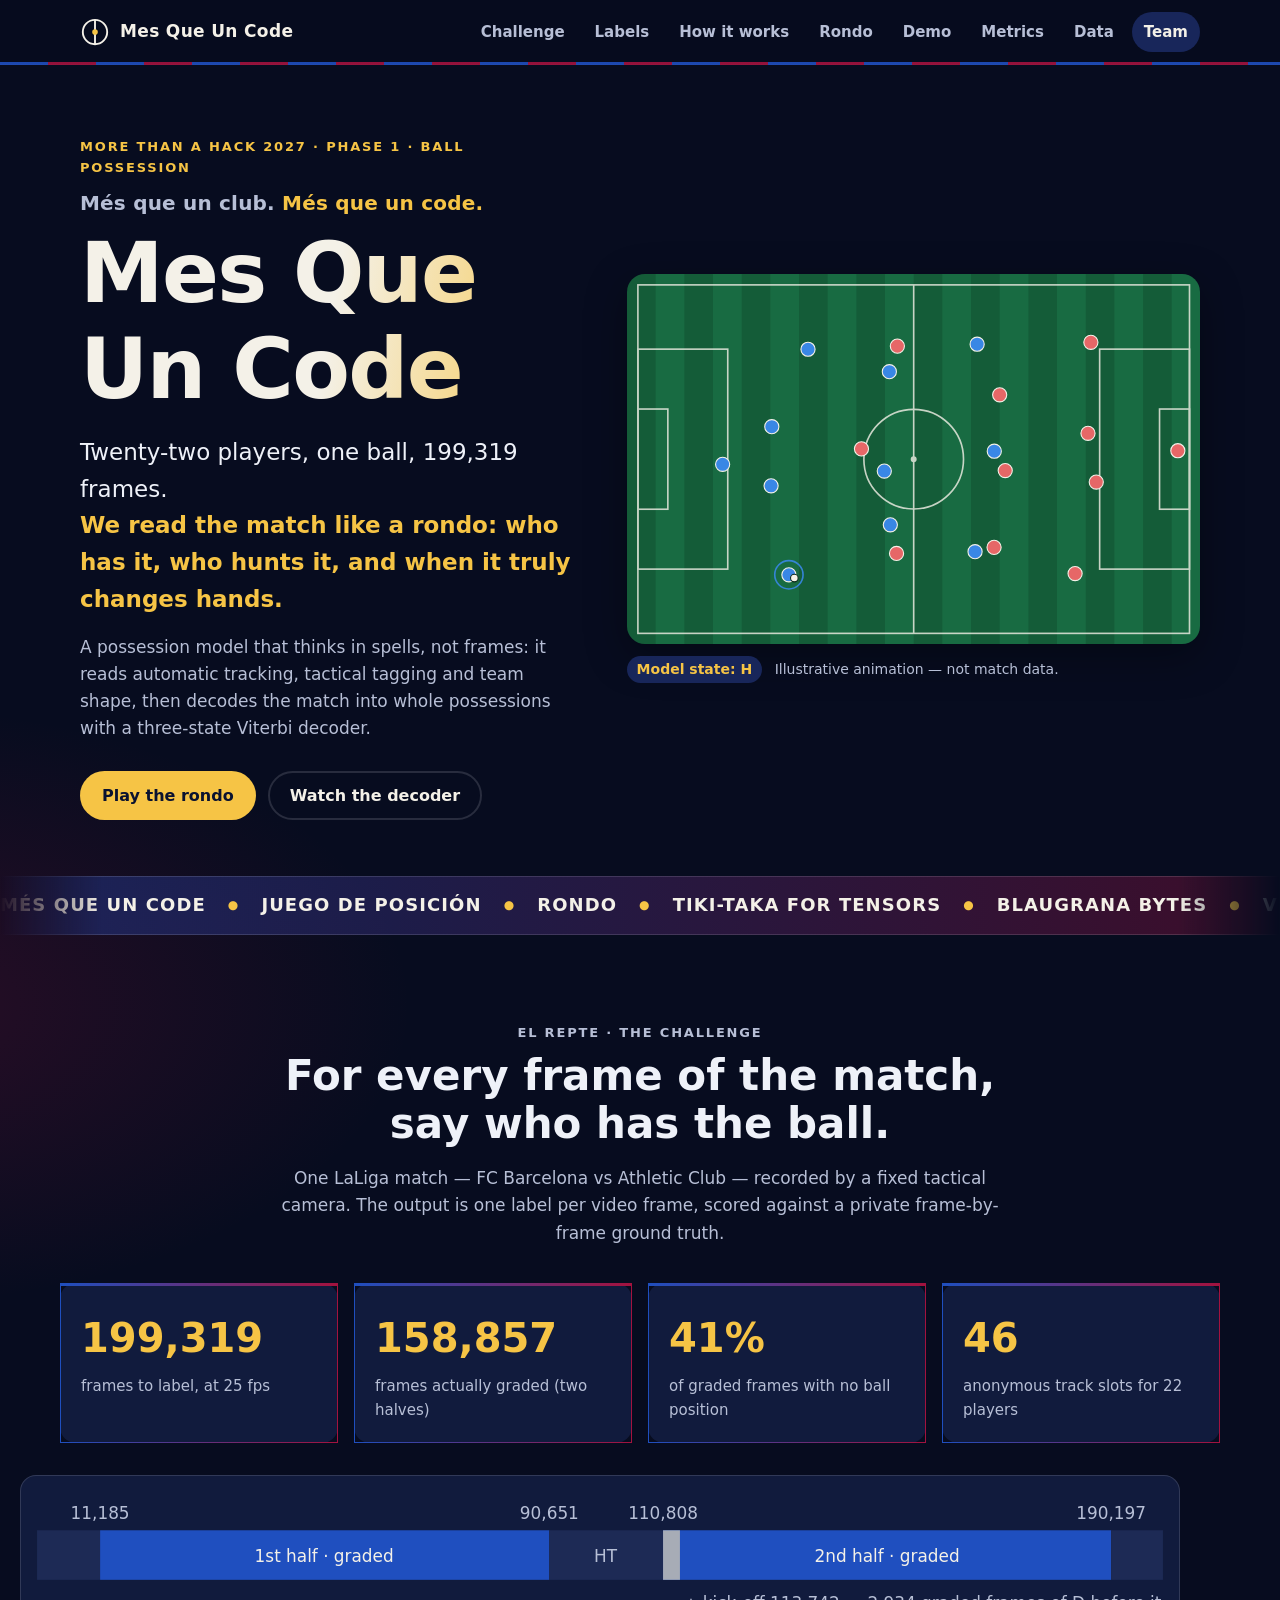
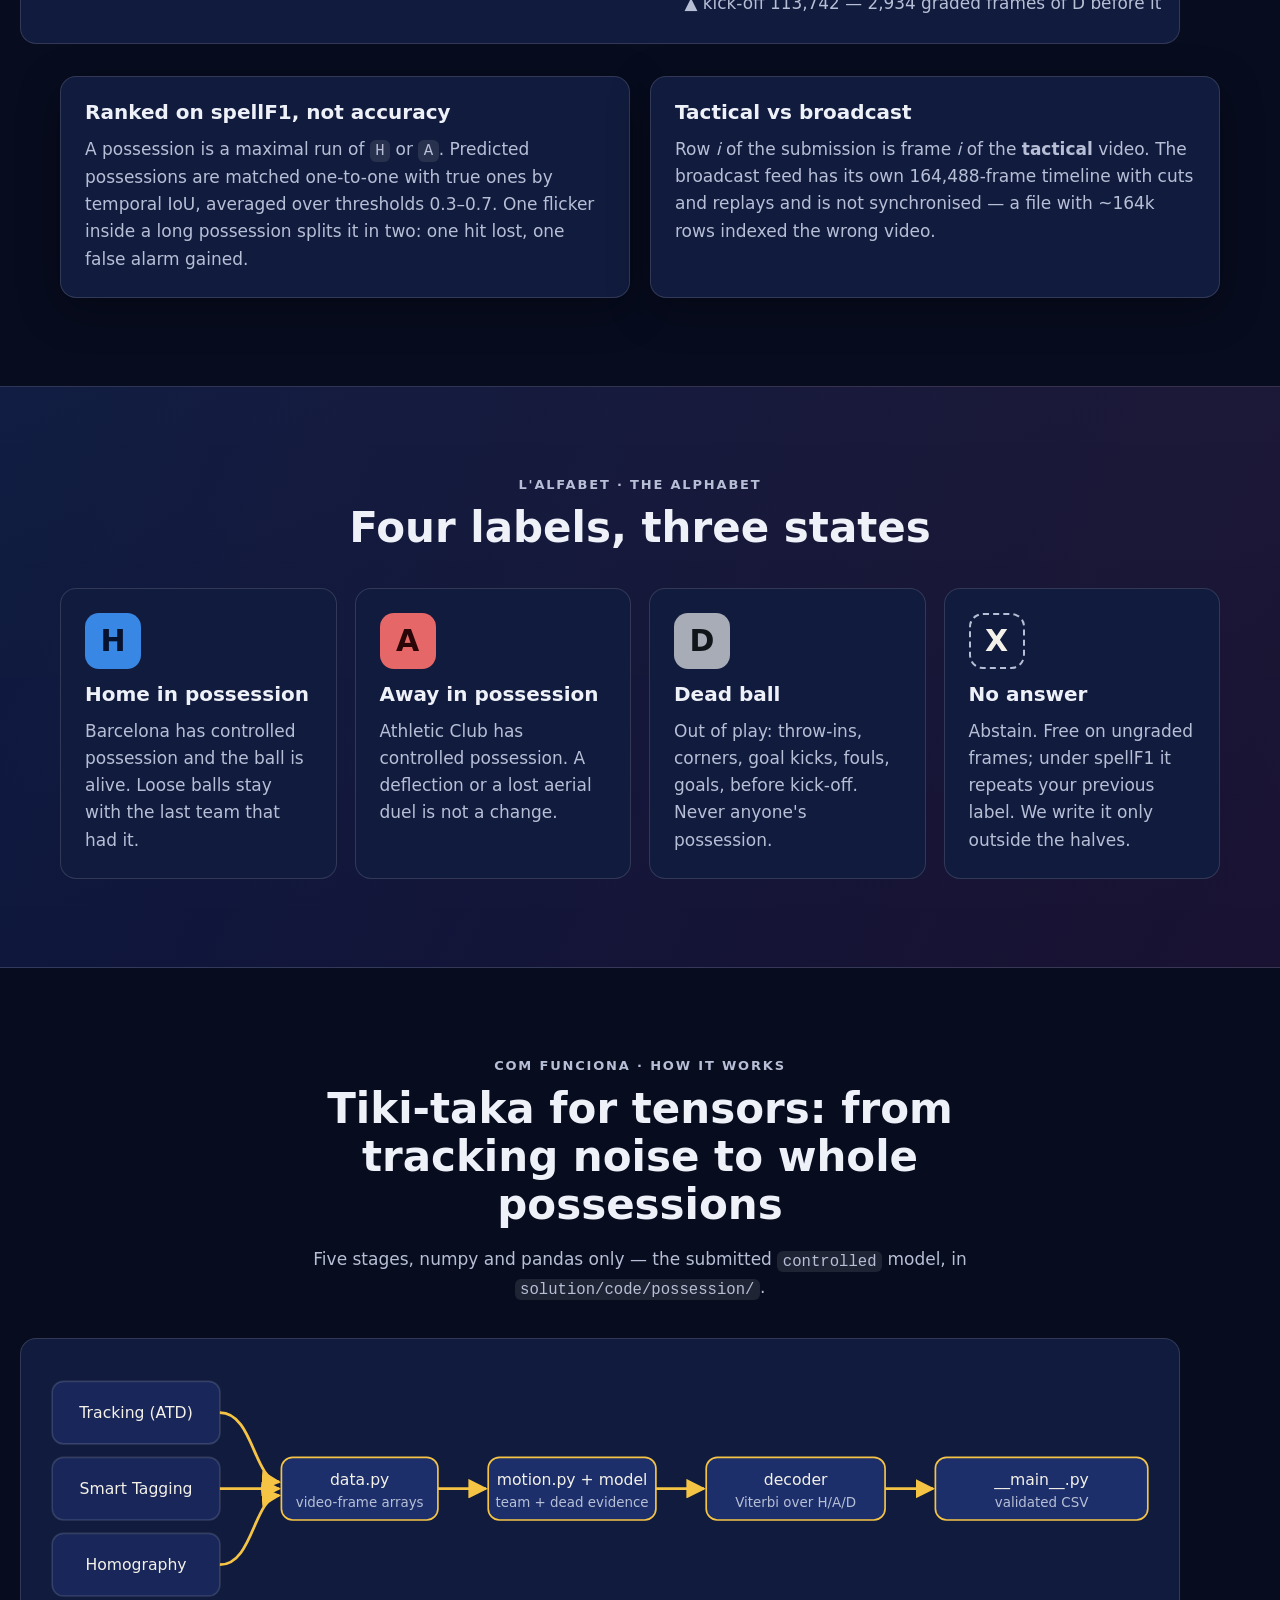
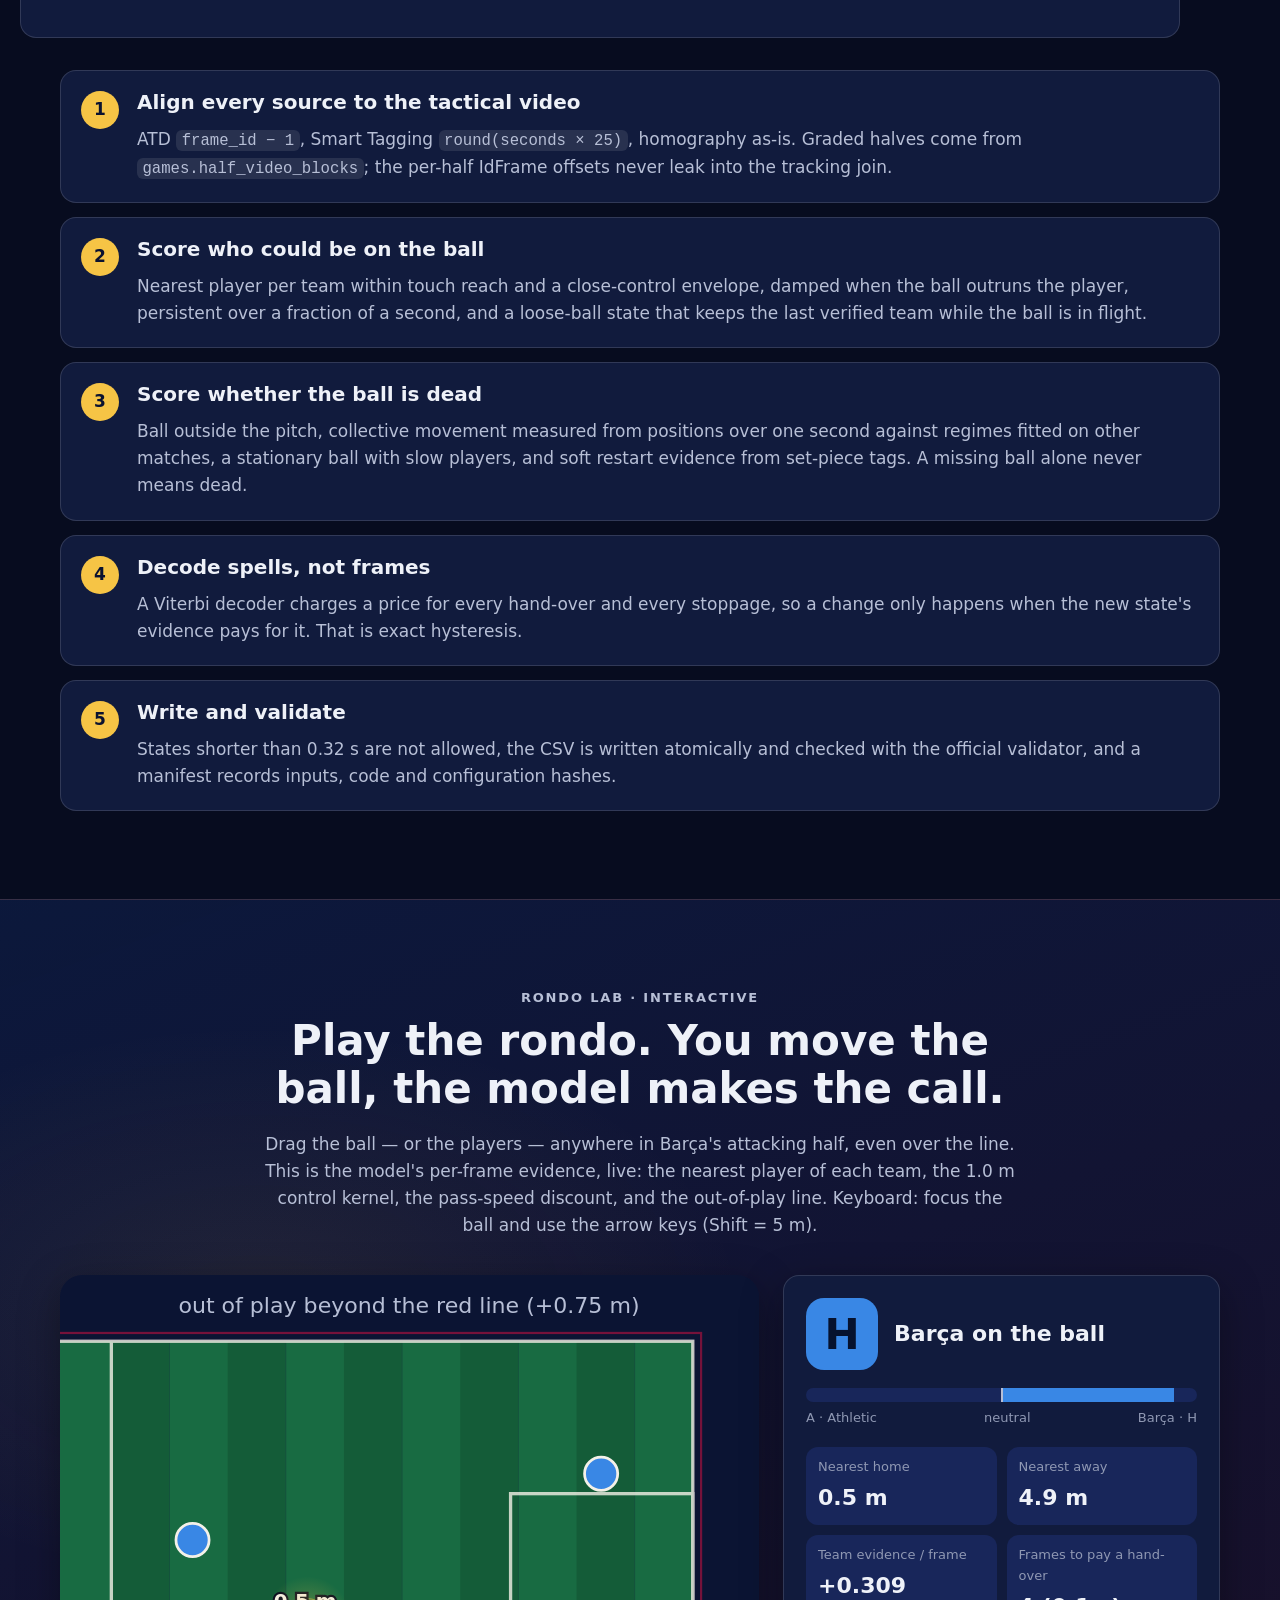
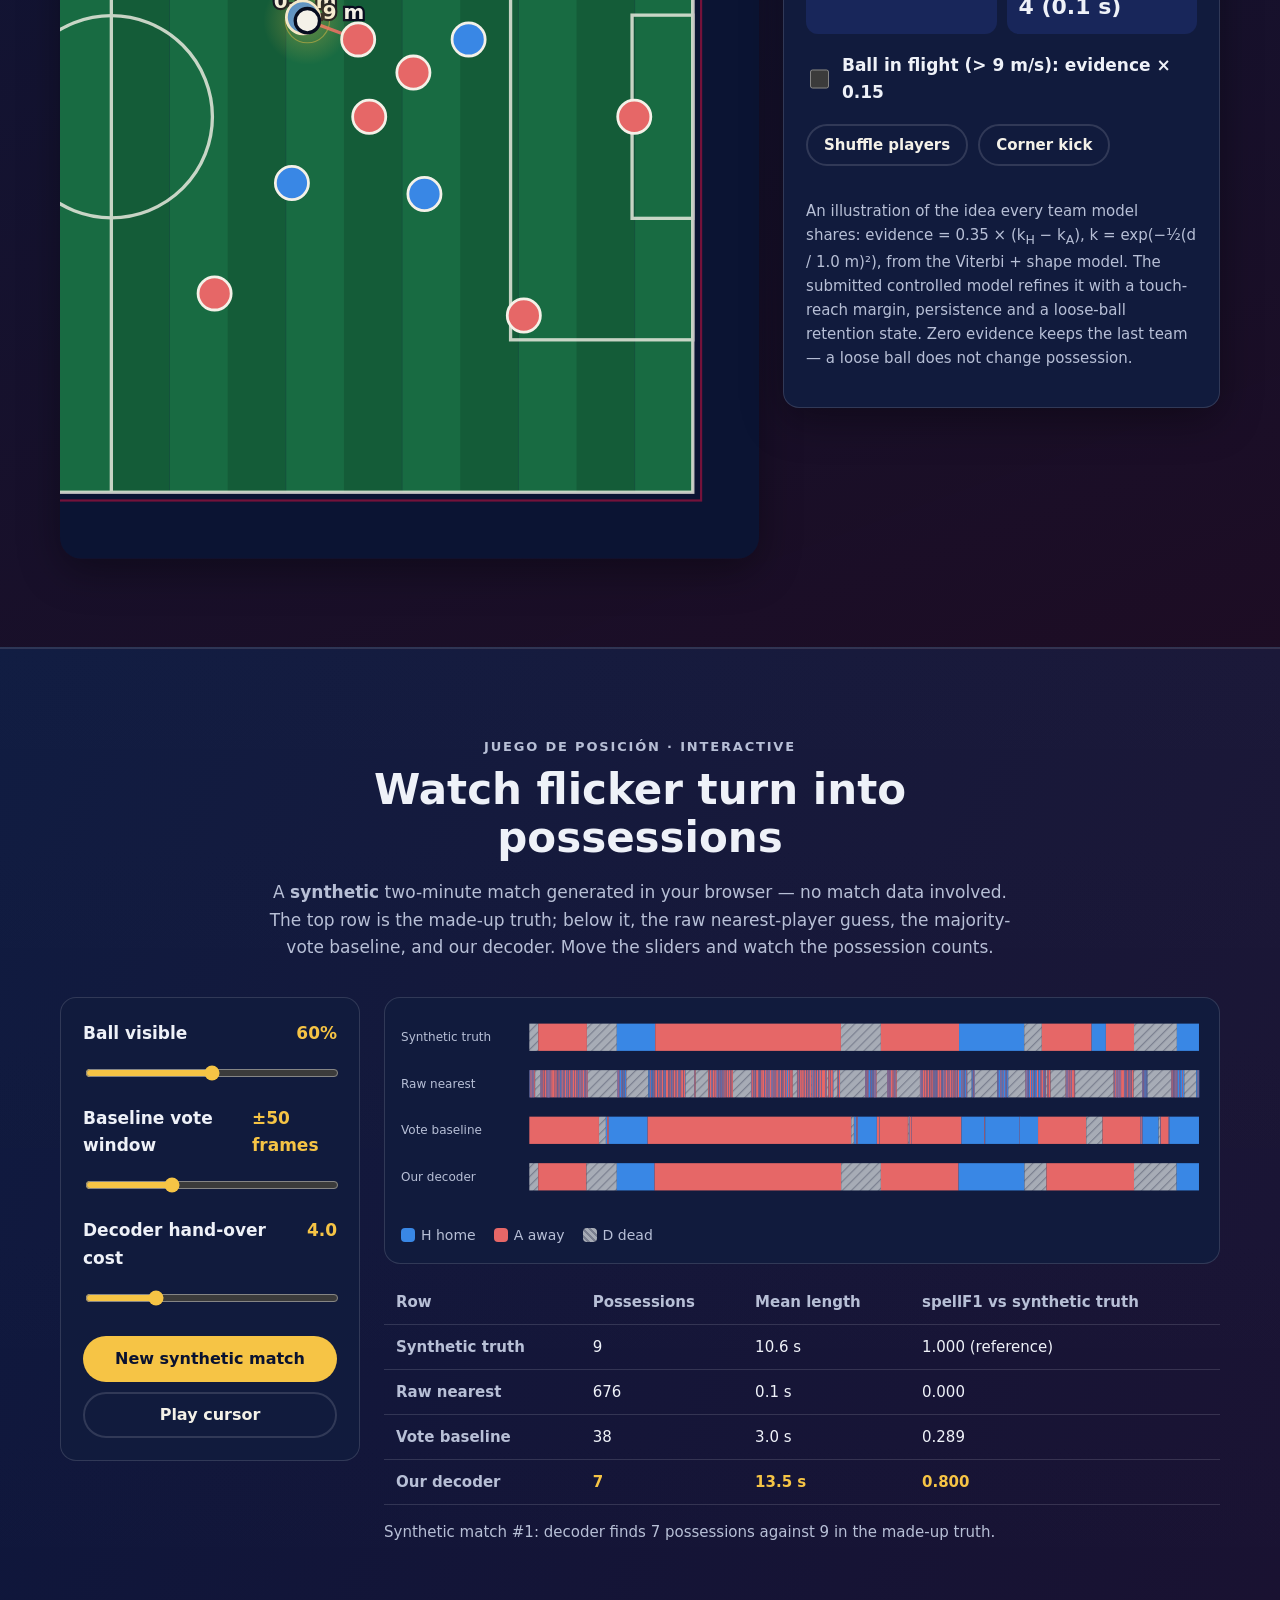
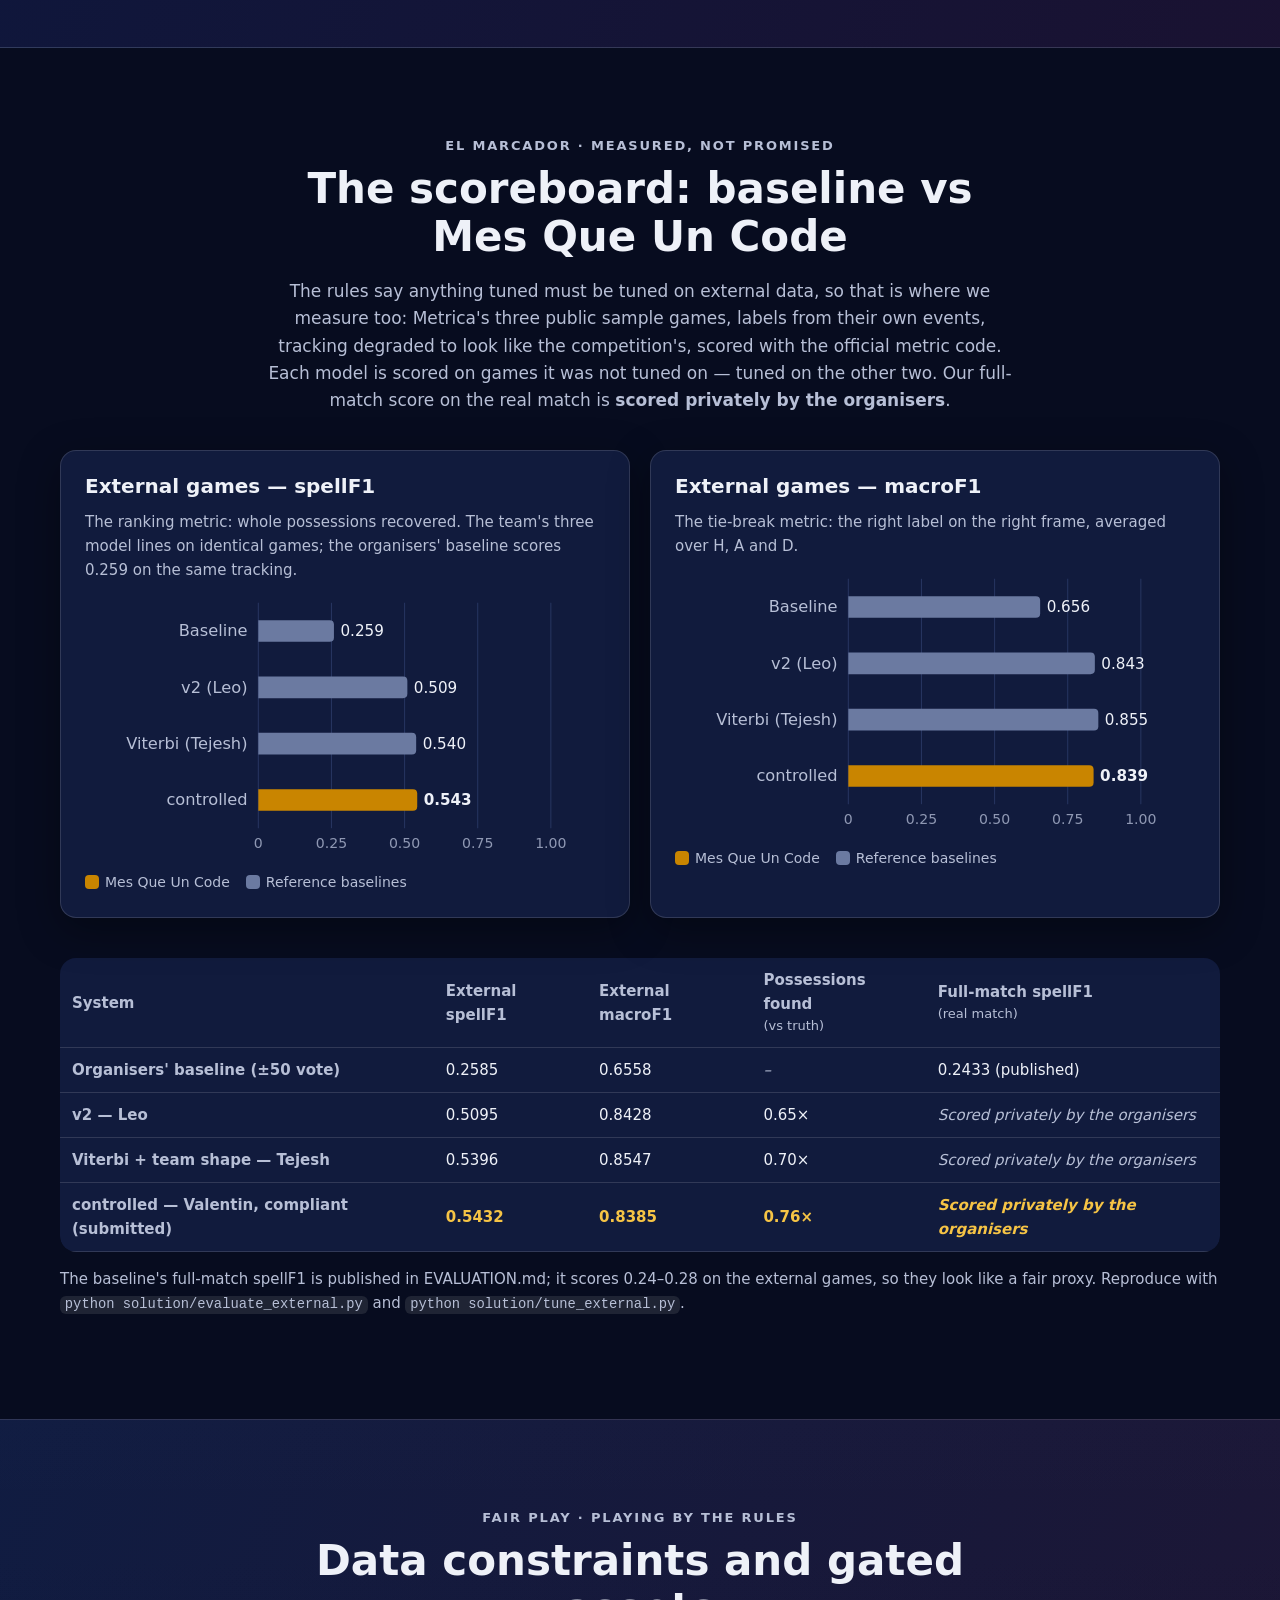
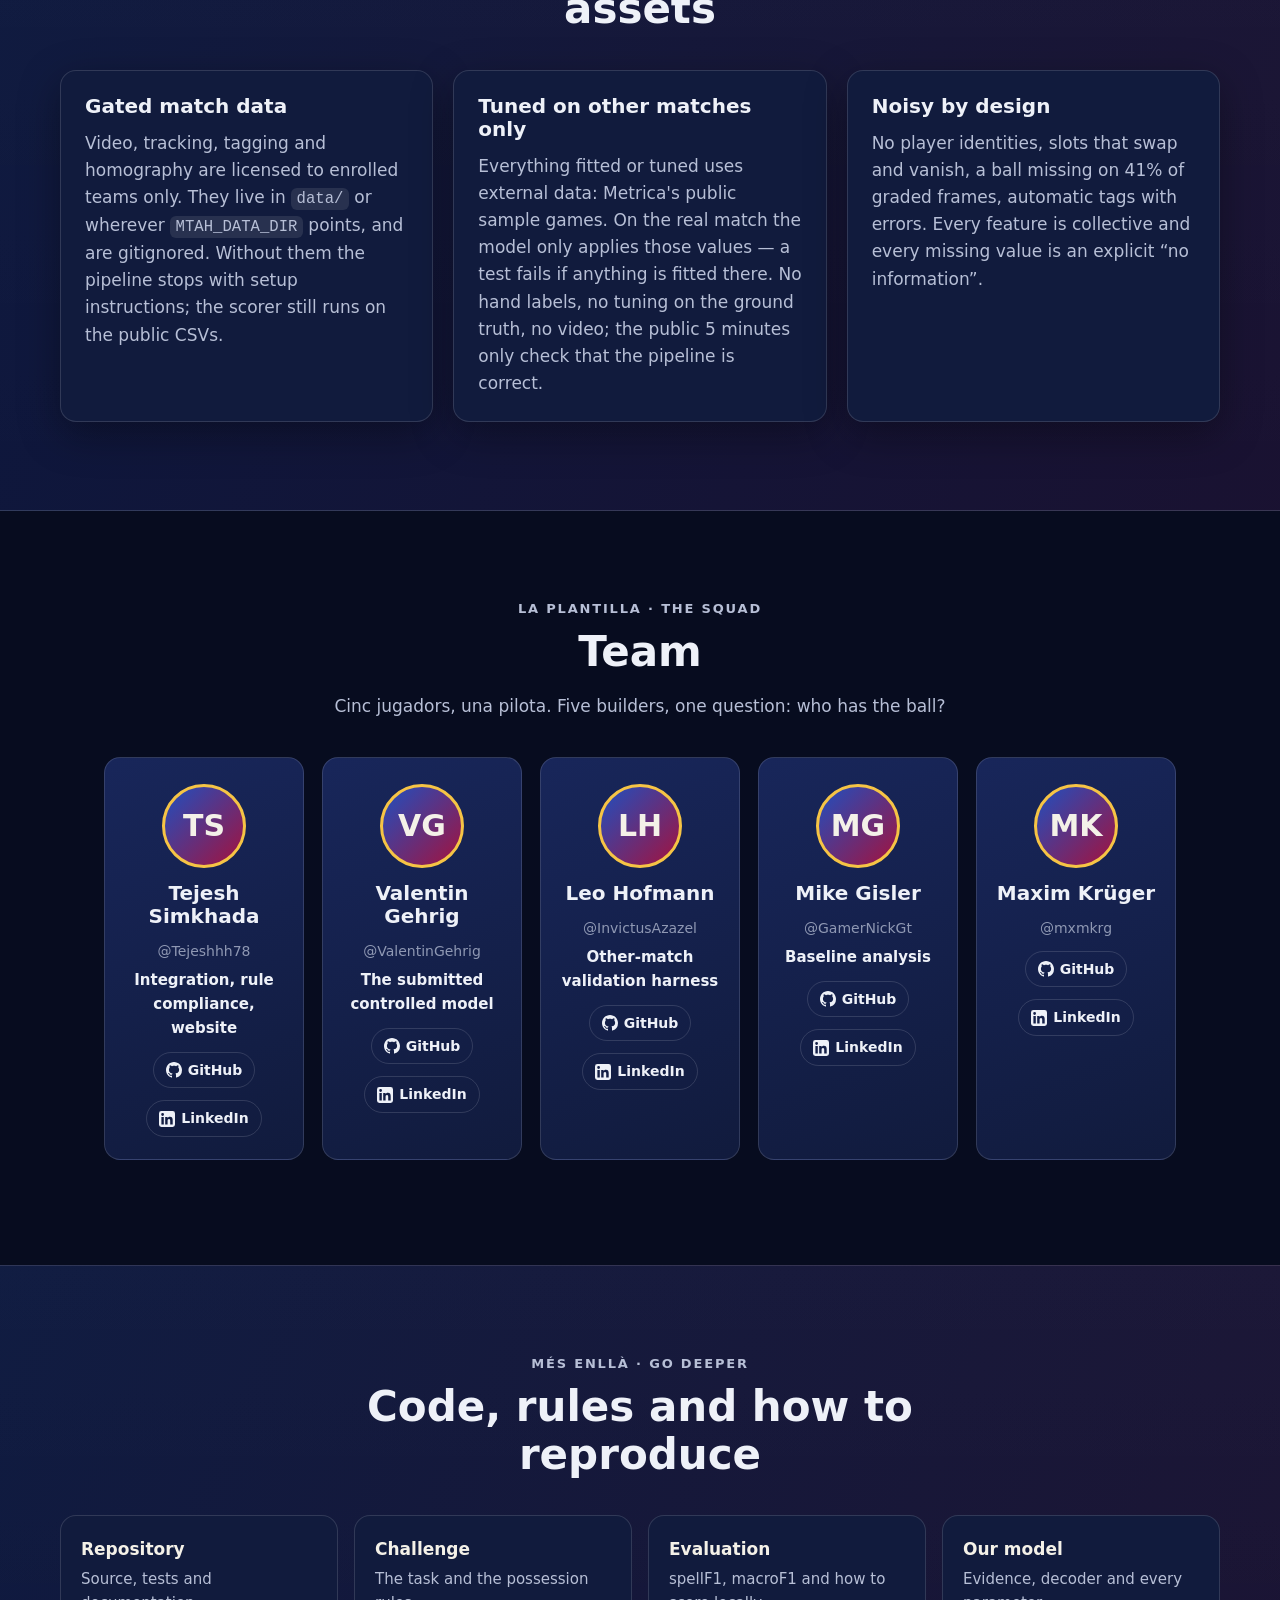
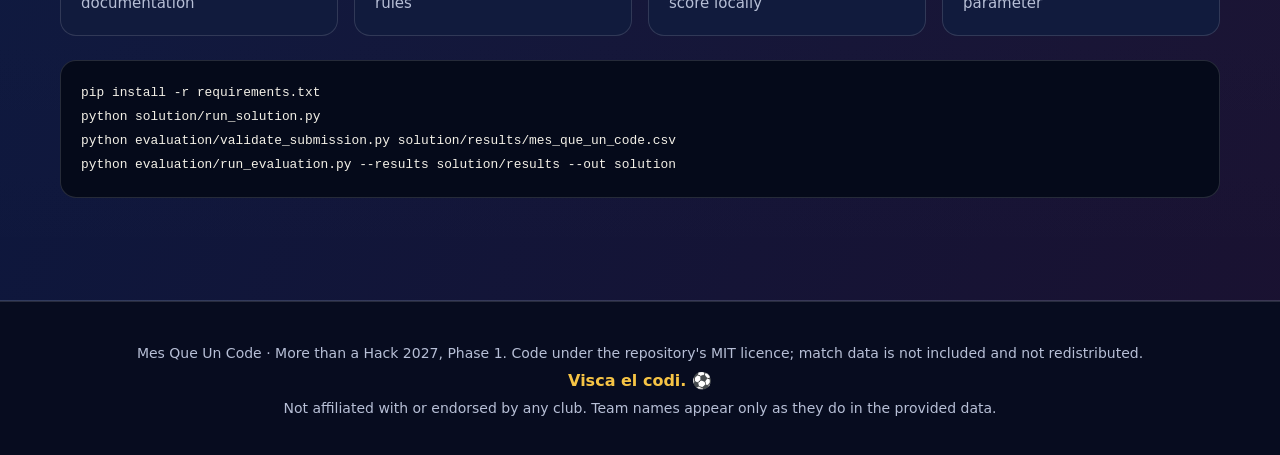
<file: index.html>
<!doctype html>
<html lang="en">
<head>
  <meta charset="utf-8">
  <meta name="viewport" content="width=device-width, initial-scale=1">
  <title>Mes Que Un Code</title>
  <meta name="description" content="Mes Que Un Code: frame-by-frame ball possession from automatic tracking, for More than a Hack 2027 — Phase 1.">
  <meta name="theme-color" content="#070c1f">
  <link rel="icon" href="data:image/svg+xml,%3Csvg xmlns='http://www.w3.org/2000/svg' viewBox='0 0 32 32'%3E%3Crect width='32' height='32' rx='6' fill='%230f3b27'/%3E%3Ccircle cx='16' cy='16' r='7' fill='none' stroke='%23f4f1e8' stroke-width='2'/%3E%3Ccircle cx='16' cy='16' r='2.5' fill='%23f2c14e'/%3E%3C/svg%3E">
  <link rel="stylesheet" href="styles.css">
</head>
<body>
  <a class="skip-link" href="#main">Skip to content</a>

  <header class="site-header">
    <nav class="nav" aria-label="Main">
      <a class="brand" href="#top" aria-label="Mes Que Un Code, back to top">
        <svg class="brand-mark" viewBox="0 0 32 32" aria-hidden="true" focusable="false">
          <circle cx="16" cy="16" r="13" fill="none" stroke="currentColor" stroke-width="2"/>
          <line x1="16" y1="3" x2="16" y2="29" stroke="currentColor" stroke-width="2"/>
          <circle cx="16" cy="16" r="3" fill="var(--gold)"/>
        </svg>
        <span>Mes Que Un Code</span>
      </a>
      <button class="nav-toggle" type="button" aria-expanded="false" aria-controls="nav-links">
        <span class="sr-only">Menu</span>
        <span class="nav-toggle-bar" aria-hidden="true"></span>
      </button>
      <ul class="nav-links" id="nav-links">
        <li><a href="#challenge">Challenge</a></li>
        <li><a href="#labels">Labels</a></li>
        <li><a href="#how">How it works</a></li>
        <li><a href="#rondo">Rondo</a></li>
        <li><a href="#demo">Demo</a></li>
        <li><a href="#metrics">Metrics</a></li>
        <li><a href="#data">Data</a></li>
        <li><a href="#team">Team</a></li>
      </ul>
    </nav>
  </header>

  <main id="main">
    <!-- Hero ------------------------------------------------------------------------------------>
    <section class="hero" id="top" aria-labelledby="hero-title">
      <div class="hero-copy">
        <p class="eyebrow">More than a Hack 2027 · Phase 1 · Ball Possession</p>
        <p class="motto"><span>Més que un club.</span> <span class="motto-gold">Més que un code.</span></p>
        <h1 id="hero-title">Mes Que Un Code</h1>
        <p class="tagline">Twenty-two players, one ball, 199,319 frames.<br>
          <strong>We read the match like a rondo: who has it, who hunts it, and when it truly changes hands.</strong></p>
        <p class="lede">A possession model that thinks in spells, not frames: it reads automatic tracking,
          tactical tagging and team shape, then decodes the match into whole possessions with a
          three-state Viterbi decoder.</p>
        <div class="hero-actions">
          <a class="button primary" href="#rondo">Play the rondo</a>
          <a class="button ghost" href="#demo">Watch the decoder</a>
        </div>
      </div>
      <figure class="hero-pitch">
        <svg id="hero-svg" viewBox="0 0 1053 680" role="img" aria-labelledby="hero-svg-title hero-svg-desc">
          <title id="hero-svg-title">Animated tactical board</title>
          <desc id="hero-svg-desc">A football pitch seen from above. Home players in blue and away players in red move around; a halo marks the team our model believes has the ball.</desc>
          <defs>
            <pattern id="stripes" width="105.3" height="680" patternUnits="userSpaceOnUse">
              <rect width="52.65" height="680" fill="var(--pitch-a)"/>
              <rect x="52.65" width="52.65" height="680" fill="var(--pitch-b)"/>
            </pattern>
          </defs>
          <rect width="1053" height="680" fill="url(#stripes)" rx="18"/>
          <g class="lines" fill="none" stroke="var(--chalk)" stroke-width="3" opacity="0.8">
            <rect x="20" y="20" width="1013" height="640"/>
            <line x1="526.5" y1="20" x2="526.5" y2="660"/>
            <circle cx="526.5" cy="340" r="91.5"/>
            <rect x="20" y="138" width="165" height="404"/>
            <rect x="868" y="138" width="165" height="404"/>
            <rect x="20" y="248" width="55" height="184"/>
            <rect x="978" y="248" width="55" height="184"/>
            <circle cx="526.5" cy="340" r="4" fill="var(--chalk)"/>
          </g>
          <g id="hero-players"></g>
          <circle id="hero-halo" r="26" fill="none" stroke="var(--gold)" stroke-width="3" opacity="0.9"/>
          <circle id="hero-ball" r="7" fill="var(--chalk)" stroke="#0b2a1c" stroke-width="2"/>
        </svg>
        <figcaption>
          <span class="chip" id="hero-state" aria-live="off">Model state: H</span>
          Illustrative animation — not match data.
        </figcaption>
      </figure>
    </section>

    <div class="ticker" aria-hidden="true">
      <ul class="ticker-track"><li>Més que un code</li><li class="dot">●</li><li>Juego de posición</li><li class="dot">●</li><li>Rondo</li><li class="dot">●</li><li>Tiki-taka for tensors</li><li class="dot">●</li><li>Blaugrana bytes</li><li class="dot">●</li><li>Visca el codi</li><li class="dot">●</li><li>Pass. Move. Decode.</li><li class="dot">●</li><li>La Masia of models</li><li class="dot">●</li><li>Possession is nine-tenths of spellF1</li><li class="dot">●</li><li>Força Barça</li><li class="dot">●</li><li>Més que un code</li><li class="dot">●</li><li>Juego de posición</li><li class="dot">●</li><li>Rondo</li><li class="dot">●</li><li>Tiki-taka for tensors</li><li class="dot">●</li><li>Blaugrana bytes</li><li class="dot">●</li><li>Visca el codi</li><li class="dot">●</li><li>Pass. Move. Decode.</li><li class="dot">●</li><li>La Masia of models</li><li class="dot">●</li><li>Possession is nine-tenths of spellF1</li><li class="dot">●</li><li>Força Barça</li><li class="dot">●</li></ul>
    </div>

    <!-- Challenge ------------------------------------------------------------------------------->
    <section class="section" id="challenge" aria-labelledby="challenge-title">
      <div class="section-head">
        <p class="eyebrow">El repte · The challenge</p>
        <h2 id="challenge-title">For every frame of the match, say who has the ball.</h2>
        <p>One LaLiga match — FC Barcelona vs Athletic Club — recorded by a fixed tactical camera.
          The output is one label per video frame, scored against a private frame-by-frame ground truth.</p>
      </div>

      <div class="stat-grid" role="list">
        <div class="stat" role="listitem"><span class="stat-value">199,319</span><span class="stat-label">frames to label, at 25 fps</span></div>
        <div class="stat" role="listitem"><span class="stat-value">158,857</span><span class="stat-label">frames actually graded (two halves)</span></div>
        <div class="stat" role="listitem"><span class="stat-value">41%</span><span class="stat-label">of graded frames with no ball position</span></div>
        <div class="stat" role="listitem"><span class="stat-value">46</span><span class="stat-label">anonymous track slots for 22 players</span></div>
      </div>

      <figure class="match-strip">
        <svg viewBox="0 0 1000 120" role="img" aria-labelledby="strip-title strip-desc">
          <title id="strip-title">The tactical video timeline</title>
          <desc id="strip-desc">Frames 0 to 11,184 before kick-off, ungraded. First half from 11,185 to 90,651, graded. Halftime 90,652 to 110,807, ungraded. Second half 110,808 to 190,197, graded, with the kick-off at 113,742. After the final whistle, ungraded.</desc>
          <g font-size="15" font-family="inherit">
            <rect x="0" y="34" width="56" height="44" fill="var(--muted-bg)"/>
            <rect x="56" y="34" width="399" height="44" fill="var(--blau)"/>
            <rect x="455" y="34" width="101" height="44" fill="var(--muted-bg)"/>
            <rect x="556" y="34" width="398" height="44" fill="var(--blau)"/>
            <rect x="556" y="34" width="15" height="44" fill="var(--dead)"/>
            <rect x="954" y="34" width="46" height="44" fill="var(--muted-bg)"/>
            <text x="255" y="62" text-anchor="middle" fill="var(--chalk)">1st half · graded</text>
            <text x="755" y="62" text-anchor="middle" fill="var(--chalk)">2nd half · graded</text>
            <text x="505" y="62" text-anchor="middle" fill="var(--ink-soft)">HT</text>
            <text x="56" y="24" text-anchor="middle" fill="var(--ink-soft)">11,185</text>
            <text x="455" y="24" text-anchor="middle" fill="var(--ink-soft)">90,651</text>
            <text x="556" y="24" text-anchor="middle" fill="var(--ink-soft)">110,808</text>
            <text x="954" y="24" text-anchor="middle" fill="var(--ink-soft)">190,197</text>
            <text x="575" y="104" fill="var(--ink-soft)">▲ kick-off 113,742 — 2,934 graded frames of D before it</text>
          </g>
        </svg>
      </figure>

      <div class="two-col">
        <article class="card">
          <h3>Ranked on spellF1, not accuracy</h3>
          <p>A possession is a maximal run of <code>H</code> or <code>A</code>. Predicted possessions are
            matched one-to-one with true ones by temporal IoU, averaged over thresholds 0.3–0.7. One
            flicker inside a long possession splits it in two: one hit lost, one false alarm gained.</p>
        </article>
        <article class="card">
          <h3>Tactical vs broadcast</h3>
          <p>Row <em>i</em> of the submission is frame <em>i</em> of the <strong>tactical</strong> video.
            The broadcast feed has its own 164,488-frame timeline with cuts and replays and is not
            synchronised — a file with ~164k rows indexed the wrong video.</p>
        </article>
      </div>
    </section>

    <!-- Labels ---------------------------------------------------------------------------------->
    <section class="section alt" id="labels" aria-labelledby="labels-title">
      <div class="section-head">
        <p class="eyebrow">L'alfabet · The alphabet</p>
        <h2 id="labels-title">Four labels, three states</h2>
      </div>
      <div class="label-grid">
        <article class="label-card label-h">
          <span class="label-letter" aria-hidden="true">H</span>
          <h3>Home in possession</h3>
          <p>Barcelona has controlled possession and the ball is alive. Loose balls stay with the last team that had it.</p>
        </article>
        <article class="label-card label-a">
          <span class="label-letter" aria-hidden="true">A</span>
          <h3>Away in possession</h3>
          <p>Athletic Club has controlled possession. A deflection or a lost aerial duel is not a change.</p>
        </article>
        <article class="label-card label-d">
          <span class="label-letter" aria-hidden="true">D</span>
          <h3>Dead ball</h3>
          <p>Out of play: throw-ins, corners, goal kicks, fouls, goals, before kick-off. Never anyone's possession.</p>
        </article>
        <article class="label-card label-x">
          <span class="label-letter" aria-hidden="true">X</span>
          <h3>No answer</h3>
          <p>Abstain. Free on ungraded frames; under spellF1 it repeats your previous label. We write it only outside the halves.</p>
        </article>
      </div>
    </section>

    <!-- How it works ---------------------------------------------------------------------------->
    <section class="section" id="how" aria-labelledby="how-title">
      <div class="section-head">
        <p class="eyebrow">Com funciona · How it works</p>
        <h2 id="how-title">Tiki-taka for tensors: from tracking noise to whole possessions</h2>
        <p>Five stages, numpy and pandas only — the submitted <code>controlled</code> model, in <code>solution/code/possession/</code>.</p>
      </div>

      <figure class="pipeline">
        <svg viewBox="0 0 1000 230" role="img" aria-labelledby="pipe-title pipe-desc">
          <title id="pipe-title">Pipeline architecture</title>
          <desc id="pipe-desc">Inputs — tracking, Smart Tagging and homography — feed a loader, then per-frame evidence for team control and dead ball, then a three-state Viterbi decoder, then spell clean-up, then a validated submission CSV.</desc>
          <defs>
            <marker id="arrow" viewBox="0 0 10 10" refX="9" refY="5" markerWidth="7" markerHeight="7" orient="auto-start-reverse">
              <path d="M0,0 L10,5 L0,10 z" fill="var(--gold)"/>
            </marker>
          </defs>
          <g font-family="inherit" font-size="14" fill="var(--chalk)">
            <g class="pipe-node"><rect x="10" y="20" width="150" height="56" rx="10"/><text x="85" y="53" text-anchor="middle">Tracking (ATD)</text></g>
            <g class="pipe-node"><rect x="10" y="88" width="150" height="56" rx="10"/><text x="85" y="121" text-anchor="middle">Smart Tagging</text></g>
            <g class="pipe-node"><rect x="10" y="156" width="150" height="56" rx="10"/><text x="85" y="189" text-anchor="middle">Homography</text></g>
            <g class="pipe-node strong"><rect x="215" y="88" width="140" height="56" rx="10"/><text x="285" y="113" text-anchor="middle">data.py</text><text x="285" y="132" text-anchor="middle" class="small">video-frame arrays</text></g>
            <g class="pipe-node strong"><rect x="400" y="88" width="150" height="56" rx="10"/><text x="475" y="113" text-anchor="middle">motion.py + model</text><text x="475" y="132" text-anchor="middle" class="small">team + dead evidence</text></g>
            <g class="pipe-node strong"><rect x="595" y="88" width="160" height="56" rx="10"/><text x="675" y="113" text-anchor="middle">decoder</text><text x="675" y="132" text-anchor="middle" class="small">Viterbi over H/A/D</text></g>
            <g class="pipe-node strong"><rect x="800" y="88" width="190" height="56" rx="10"/><text x="895" y="113" text-anchor="middle">__main__.py</text><text x="895" y="132" text-anchor="middle" class="small">validated CSV</text></g>
          </g>
          <g stroke="var(--gold)" stroke-width="2.5" fill="none" marker-end="url(#arrow)">
            <path d="M160,48 C190,48 190,108 213,110"/>
            <path d="M160,116 L213,116"/>
            <path d="M160,184 C190,184 190,124 213,122"/>
            <path d="M355,116 L398,116"/>
            <path d="M550,116 L593,116"/>
            <path d="M755,116 L798,116"/>
          </g>
        </svg>
      </figure>

      <ol class="steps">
        <li>
          <h3>Align every source to the tactical video</h3>
          <p>ATD <code>frame_id − 1</code>, Smart Tagging <code>round(seconds × 25)</code>, homography as-is. Graded halves come from <code>games.half_video_blocks</code>; the per-half IdFrame offsets never leak into the tracking join.</p>
        </li>
        <li>
          <h3>Score who could be on the ball</h3>
          <p>Nearest player per team within touch reach and a close-control envelope, damped when the ball outruns the player, persistent over a fraction of a second, and a loose-ball state that keeps the last verified team while the ball is in flight.</p>
        </li>
        <li>
          <h3>Score whether the ball is dead</h3>
          <p>Ball outside the pitch, collective movement measured from positions over one second against regimes fitted on other matches, a stationary ball with slow players, and soft restart evidence from set-piece tags. A missing ball alone never means dead.</p>
        </li>
        <li>
          <h3>Decode spells, not frames</h3>
          <p>A Viterbi decoder charges a price for every hand-over and every stoppage, so a change only happens when the new state's evidence pays for it. That is exact hysteresis.</p>
        </li>
        <li>
          <h3>Write and validate</h3>
          <p>States shorter than 0.32 s are not allowed, the CSV is written atomically and checked with the official validator, and a manifest records inputs, code and configuration hashes.</p>
        </li>
      </ol>
    </section>

    <!-- Rondo lab ---------------------------------------------------------------------------->
    <section class="section rondo-section" id="rondo" aria-labelledby="rondo-title">
      <div class="section-head">
        <p class="eyebrow">Rondo lab · Interactive</p>
        <h2 id="rondo-title">Play the rondo. You move the ball, the model makes the call.</h2>
        <p>Drag the ball — or the players — anywhere in Barça's attacking half, even over the line. This is the model's
          per-frame evidence, live: the nearest player of each team, the 1.0 m control kernel,
          the pass-speed discount, and the out-of-play line. Keyboard: focus the ball and use the
          arrow keys (Shift = 5 m).</p>
      </div>

      <div class="rondo">
        <figure class="rondo-pitch">
          <svg id="rondo-svg" viewBox="540 0 633 800" role="group" aria-labelledby="rondo-svg-title">
            <title id="rondo-svg-title">Interactive pitch: move the ball and players to see who the model thinks has possession</title>
            <defs>
              <pattern id="rondo-stripes" width="105.3" height="680" patternUnits="userSpaceOnUse" patternTransform="translate(60 60)">
                <rect width="52.65" height="680" fill="var(--pitch-a)"/>
                <rect x="52.65" width="52.65" height="680" fill="var(--pitch-b)"/>
              </pattern>
              <radialGradient id="kernel-glow">
                <stop offset="0" stop-color="var(--gold)" stop-opacity="0.35"/>
                <stop offset="1" stop-color="var(--gold)" stop-opacity="0"/>
              </radialGradient>
            </defs>
            <rect x="540" y="0" width="633" height="800" fill="#0b1433"/>
            <rect x="60" y="60" width="1053" height="680" fill="url(#rondo-stripes)"/>
            <g fill="none" stroke="var(--chalk)" stroke-width="3" opacity="0.8" pointer-events="none">
              <rect x="60" y="60" width="1053" height="680"/>
              <line x1="586.5" y1="60" x2="586.5" y2="740"/>
              <circle cx="586.5" cy="400" r="91.5"/>
              <rect x="60" y="198" width="165" height="404"/>
              <rect x="948" y="198" width="165" height="404"/>
              <rect x="60" y="308" width="55" height="184"/>
              <rect x="1058" y="308" width="55" height="184"/>
            </g>
            <rect x="52.5" y="52.5" width="1068" height="695" fill="none" stroke="var(--grana)" stroke-width="2" opacity="0.7" pointer-events="none"/>
            <text x="856" y="34" text-anchor="middle" fill="var(--ink-soft)" font-size="20">out of play beyond the red line (+0.75 m)</text>
            <g id="rondo-overlay" pointer-events="none"></g>
            <g id="rondo-players"></g>
            <g id="rondo-ball-g" tabindex="0" role="button" aria-label="Ball, use arrow keys to move">
              <circle id="rondo-ball-glow" r="40" fill="url(#kernel-glow)"/>
              <circle id="rondo-ball" r="11" fill="var(--chalk)" stroke="#070c1f" stroke-width="3"/>
            </g>
          </svg>
        </figure>

        <div class="rondo-panel">
          <div class="verdict" aria-live="polite">
            <span class="verdict-letter" id="rondo-letter">H</span>
            <span class="verdict-text" id="rondo-text">Home in control</span>
          </div>

          <div class="meter" aria-hidden="true">
            <div class="meter-track"><div class="meter-fill" id="rondo-meter"></div><div class="meter-mid"></div></div>
            <div class="meter-labels"><span>A · Athletic</span><span>neutral</span><span>Barça · H</span></div>
          </div>

          <dl class="rondo-stats">
            <div><dt>Nearest home</dt><dd id="rondo-dh">–</dd></div>
            <div><dt>Nearest away</dt><dd id="rondo-da">–</dd></div>
            <div><dt>Team evidence / frame</dt><dd id="rondo-ev">–</dd></div>
            <div><dt>Frames to pay a hand-over</dt><dd id="rondo-frames">–</dd></div>
          </dl>

          <label class="switch"><input type="checkbox" id="rondo-flight"> Ball in flight (&gt; 9 m/s): evidence × 0.15</label>
          <div class="rondo-buttons">
            <button type="button" class="button ghost" id="rondo-shuffle">Shuffle players</button>
            <button type="button" class="button ghost" id="rondo-corner">Corner kick</button>
          </div>
          <p class="note">An illustration of the idea every team model shares: evidence = 0.35 × (k<sub>H</sub> − k<sub>A</sub>), k = exp(−½(d / 1.0 m)²), from the Viterbi + shape model. The submitted controlled model refines it with a touch-reach margin, persistence and a loose-ball retention state. Zero evidence keeps the last team — a loose ball does not change possession.</p>
        </div>
      </div>
    </section>

    <!-- Demo ------------------------------------------------------------------------------------>
    <section class="section alt" id="demo" aria-labelledby="demo-title">
      <div class="section-head">
        <p class="eyebrow">Juego de posición · Interactive</p>
        <h2 id="demo-title">Watch flicker turn into possessions</h2>
        <p>A <strong>synthetic</strong> two-minute match generated in your browser — no match data involved.
          The top row is the made-up truth; below it, the raw nearest-player guess, the majority-vote
          baseline, and our decoder. Move the sliders and watch the possession counts.</p>
      </div>

      <div class="demo">
        <div class="demo-controls">
          <label for="ctl-visibility">Ball visible <output id="out-visibility" for="ctl-visibility">60%</output></label>
          <input type="range" id="ctl-visibility" min="20" max="100" step="5" value="60">

          <label for="ctl-window">Baseline vote window <output id="out-window" for="ctl-window">±50 frames</output></label>
          <input type="range" id="ctl-window" min="0" max="150" step="5" value="50">

          <label for="ctl-switch">Decoder hand-over cost <output id="out-switch" for="ctl-switch">4.0</output></label>
          <input type="range" id="ctl-switch" min="0" max="15" step="0.5" value="4">

          <div class="demo-buttons">
            <button type="button" class="button primary" id="btn-new">New synthetic match</button>
            <button type="button" class="button ghost" id="btn-play" aria-pressed="false">Play cursor</button>
          </div>
        </div>

        <div class="demo-output">
          <figure class="timeline">
            <svg id="timeline-svg" viewBox="0 0 1000 250" role="img" aria-labelledby="tl-title tl-desc">
              <title id="tl-title">Possession timelines for a synthetic match</title>
              <desc id="tl-desc">Four horizontal bars over the same two minutes: truth, raw nearest player, majority vote baseline and the Viterbi decoder. Colour encodes the label for each frame.</desc>
              <defs>
                <pattern id="dead-hatch" width="8" height="8" patternUnits="userSpaceOnUse" patternTransform="rotate(45)">
                  <rect width="8" height="8" fill="var(--dead)"/>
                  <line x1="0" y1="0" x2="0" y2="8" stroke="#7b8090" stroke-width="3"/>
                </pattern>
              </defs>
              <g id="timeline-rows"></g>
            </svg>
            <figcaption class="legend">
              <span><i class="swatch sw-h"></i>H home</span>
              <span><i class="swatch sw-a"></i>A away</span>
              <span><i class="swatch sw-d"></i>D dead</span>
            </figcaption>
          </figure>
          <table class="demo-table">
            <caption class="sr-only">Possession counts and synthetic spellF1 per row</caption>
            <thead><tr><th scope="col">Row</th><th scope="col">Possessions</th><th scope="col">Mean length</th><th scope="col">spellF1 vs synthetic truth</th></tr></thead>
            <tbody id="demo-body"></tbody>
          </table>
          <p class="note" id="demo-live" aria-live="polite"></p>
        </div>
      </div>
    </section>

    <!-- Metrics --------------------------------------------------------------------------------->
    <section class="section" id="metrics" aria-labelledby="metrics-title">
      <div class="section-head">
        <p class="eyebrow">El marcador · Measured, not promised</p>
        <h2 id="metrics-title">The scoreboard: baseline vs Mes Que Un Code</h2>
        <p>The rules say anything tuned must be tuned on external data, so that is where we measure too:
          Metrica's three public sample games, labels from their own events, tracking degraded to look like
          the competition's, scored with the official metric code. Each model is scored on games it was not tuned on — tuned on the
          other two. Our full-match score on the real match is <strong>scored privately by the organisers</strong>.</p>
      </div>

      <div class="two-col">
        <figure class="card chart-card">
          <figcaption><h3>External games — spellF1</h3>
            <p class="note">The ranking metric: whole possessions recovered. The team's three model lines on identical games; the organisers' baseline scores 0.259 on the same tracking.</p></figcaption>
          <svg id="chart-public" viewBox="0 0 480 250" role="img" aria-labelledby="chart-public-title">
            <title id="chart-public-title">spellF1 on external games for the baseline and our model</title>
          </svg>
        </figure>
        <figure class="card chart-card">
          <figcaption><h3>External games — macroF1</h3>
            <p class="note">The tie-break metric: the right label on the right frame, averaged over H, A and D.</p></figcaption>
          <svg id="chart-poss" viewBox="0 0 480 250" role="img" aria-labelledby="chart-poss-title">
            <title id="chart-poss-title">macroF1 on external games for the baseline and our model</title>
          </svg>
        </figure>
      </div>

      <div class="table-wrap" tabindex="0" role="region" aria-label="Metrics table, scrolls horizontally">
        <table class="metrics-table">
          <thead>
            <tr>
              <th scope="col">System</th>
              <th scope="col">External spellF1</th>
              <th scope="col">External macroF1</th>
              <th scope="col">Possessions found <span class="th-sub">(vs truth)</span></th>
              <th scope="col">Full-match spellF1 <span class="th-sub">(real match)</span></th>
            </tr>
          </thead>
          <tbody id="metrics-body"></tbody>
        </table>
      </div>
      <p class="note">The baseline's full-match spellF1 is published in EVALUATION.md; it scores 0.24–0.28 on
        the external games, so they look like a fair proxy. Reproduce with
        <code>python solution/evaluate_external.py</code> and <code>python solution/tune_external.py</code>.</p>
    </section>

    <!-- Data constraints ------------------------------------------------------------------------>
    <section class="section alt" id="data" aria-labelledby="data-title">
      <div class="section-head">
        <p class="eyebrow">Fair play · Playing by the rules</p>
        <h2 id="data-title">Data constraints and gated assets</h2>
      </div>
      <div class="three-col">
        <article class="card">
          <h3>Gated match data</h3>
          <p>Video, tracking, tagging and homography are licensed to enrolled teams only. They live in
            <code>data/</code> or wherever <code>MTAH_DATA_DIR</code> points, and are gitignored. Without them the
            pipeline stops with setup instructions; the scorer still runs on the public CSVs.</p>
        </article>
        <article class="card">
          <h3>Tuned on other matches only</h3>
          <p>Everything fitted or tuned uses external data: Metrica's public sample games. On the real match the
            model only applies those values — a test fails if anything is fitted there. No hand labels, no
            tuning on the ground truth, no video; the public 5 minutes only check that the pipeline is correct.</p>
        </article>
        <article class="card">
          <h3>Noisy by design</h3>
          <p>No player identities, slots that swap and vanish, a ball missing on 41% of graded frames,
            automatic tags with errors. Every feature is collective and every missing value is an explicit
            “no information”.</p>
        </article>
      </div>
    </section>

    <!-- Team ------------------------------------------------------------------------------------>
    <section class="section" id="team" aria-labelledby="team-title">
      <div class="section-head">
        <p class="eyebrow">La plantilla · The squad</p>
        <h2 id="team-title">Team</h2>
        <p>Cinc jugadors, una pilota. Five builders, one question: who has the ball?</p>
      </div>
      <ul class="team-grid" id="team-grid"></ul>
    </section>

    <!-- Links ----------------------------------------------------------------------------------->
    <section class="section alt" id="links" aria-labelledby="links-title">
      <div class="section-head">
        <p class="eyebrow">Més enllà · Go deeper</p>
        <h2 id="links-title">Code, rules and how to reproduce</h2>
      </div>
      <ul class="link-grid">
        <li><a class="link-card" href="https://github.com/Tejeshhh78/MesQueUnCode"><strong>Repository</strong><span>Source, tests and documentation</span></a></li>
        <li><a class="link-card" href="https://github.com/Tejeshhh78/MesQueUnCode/blob/final/submission/docs/CHALLENGE.md"><strong>Challenge</strong><span>The task and the possession rules</span></a></li>
        <li><a class="link-card" href="https://github.com/Tejeshhh78/MesQueUnCode/blob/final/submission/docs/EVALUATION.md"><strong>Evaluation</strong><span>spellF1, macroF1 and how to score locally</span></a></li>
        <li><a class="link-card" href="https://github.com/Tejeshhh78/MesQueUnCode/blob/final/submission/docs/MODEL.md"><strong>Our model</strong><span>Evidence, decoder and every parameter</span></a></li>
      </ul>
      <pre class="code-block" aria-label="Commands to reproduce"><code>pip install -r requirements.txt
python solution/run_solution.py
python evaluation/validate_submission.py solution/results/mes_que_un_code.csv
python evaluation/run_evaluation.py --results solution/results --out solution</code></pre>
    </section>
  </main>

  <footer class="site-footer">
    <p>Mes Que Un Code · More than a Hack 2027, Phase 1. Code under the repository's MIT licence; match data is not included and not redistributed.</p>
    <p class="footer-motto">Visca el codi. ⚽</p>
    <p>Not affiliated with or endorsed by any club. Team names appear only as they do in the provided data.</p>
  </footer>

  <script src="team.js"></script>
  <script src="metrics.js"></script>
  <script src="app.js"></script>
</body>
</html>
</file>
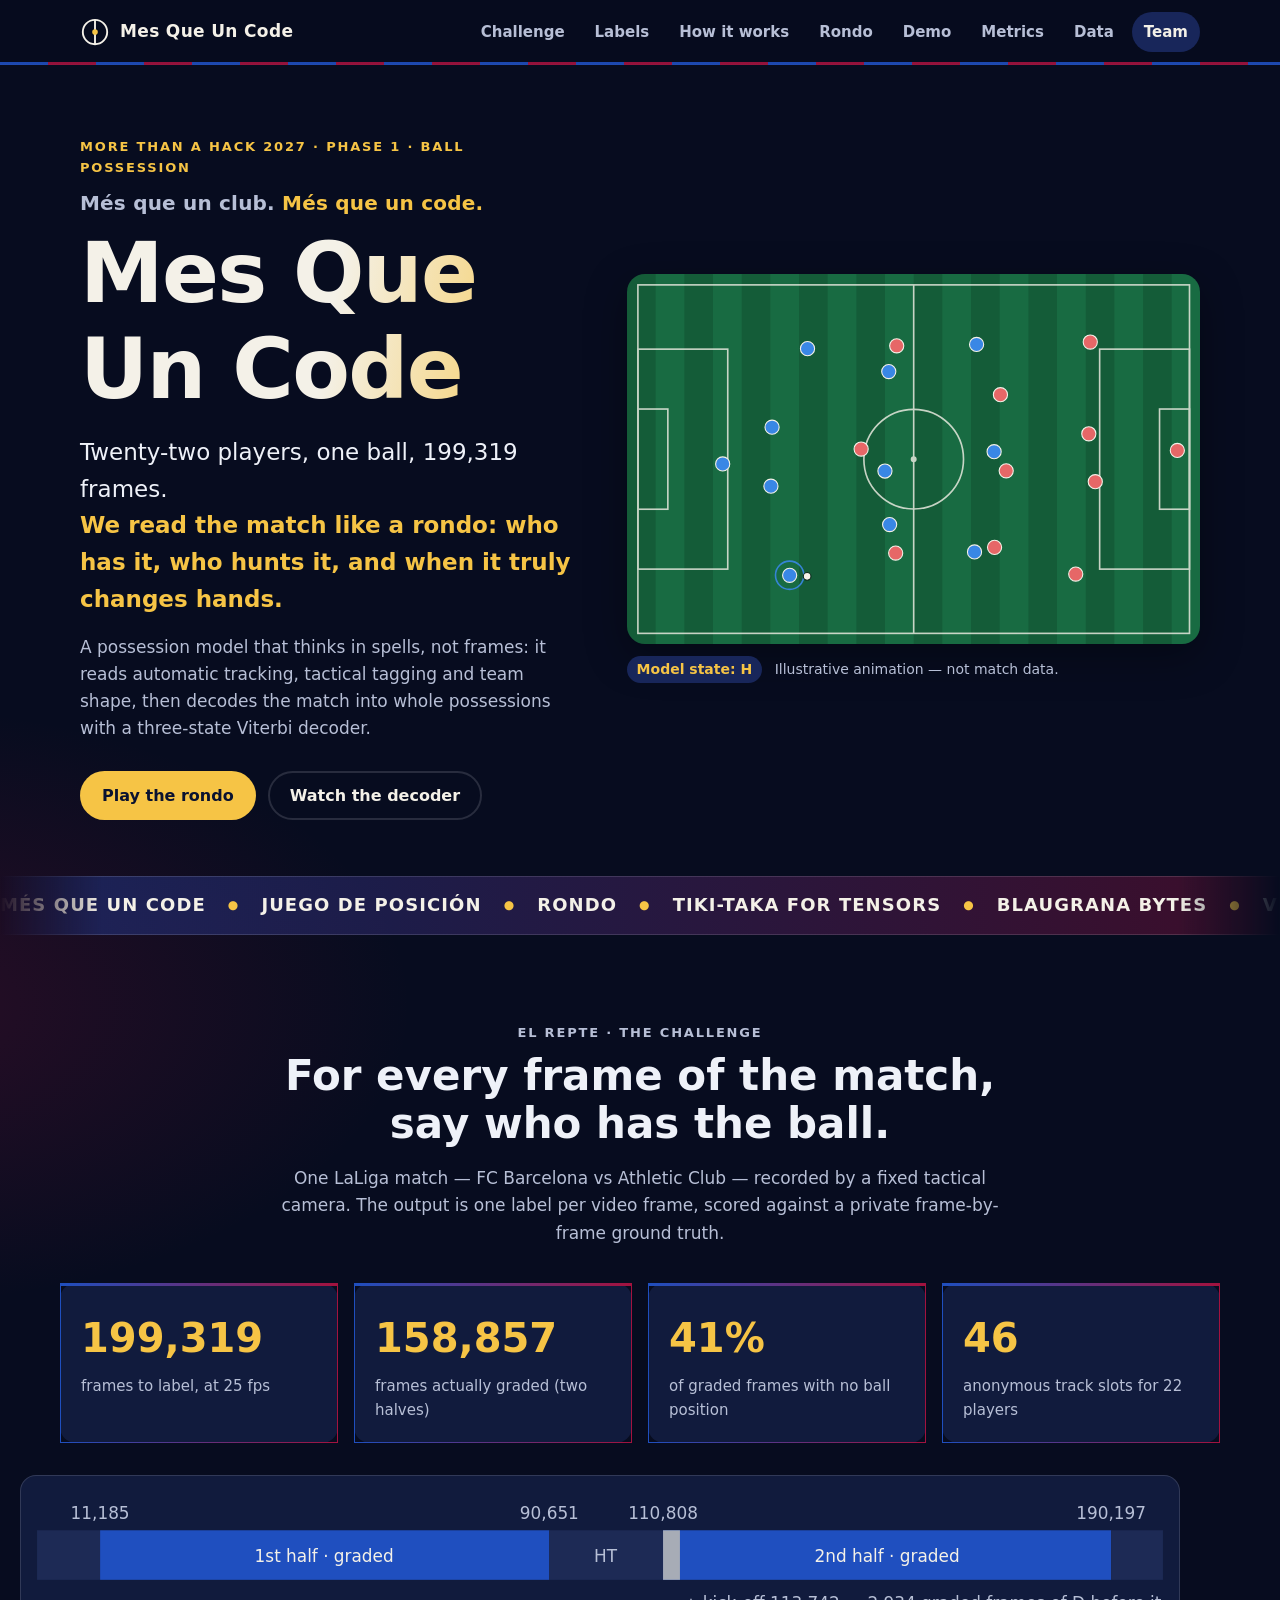
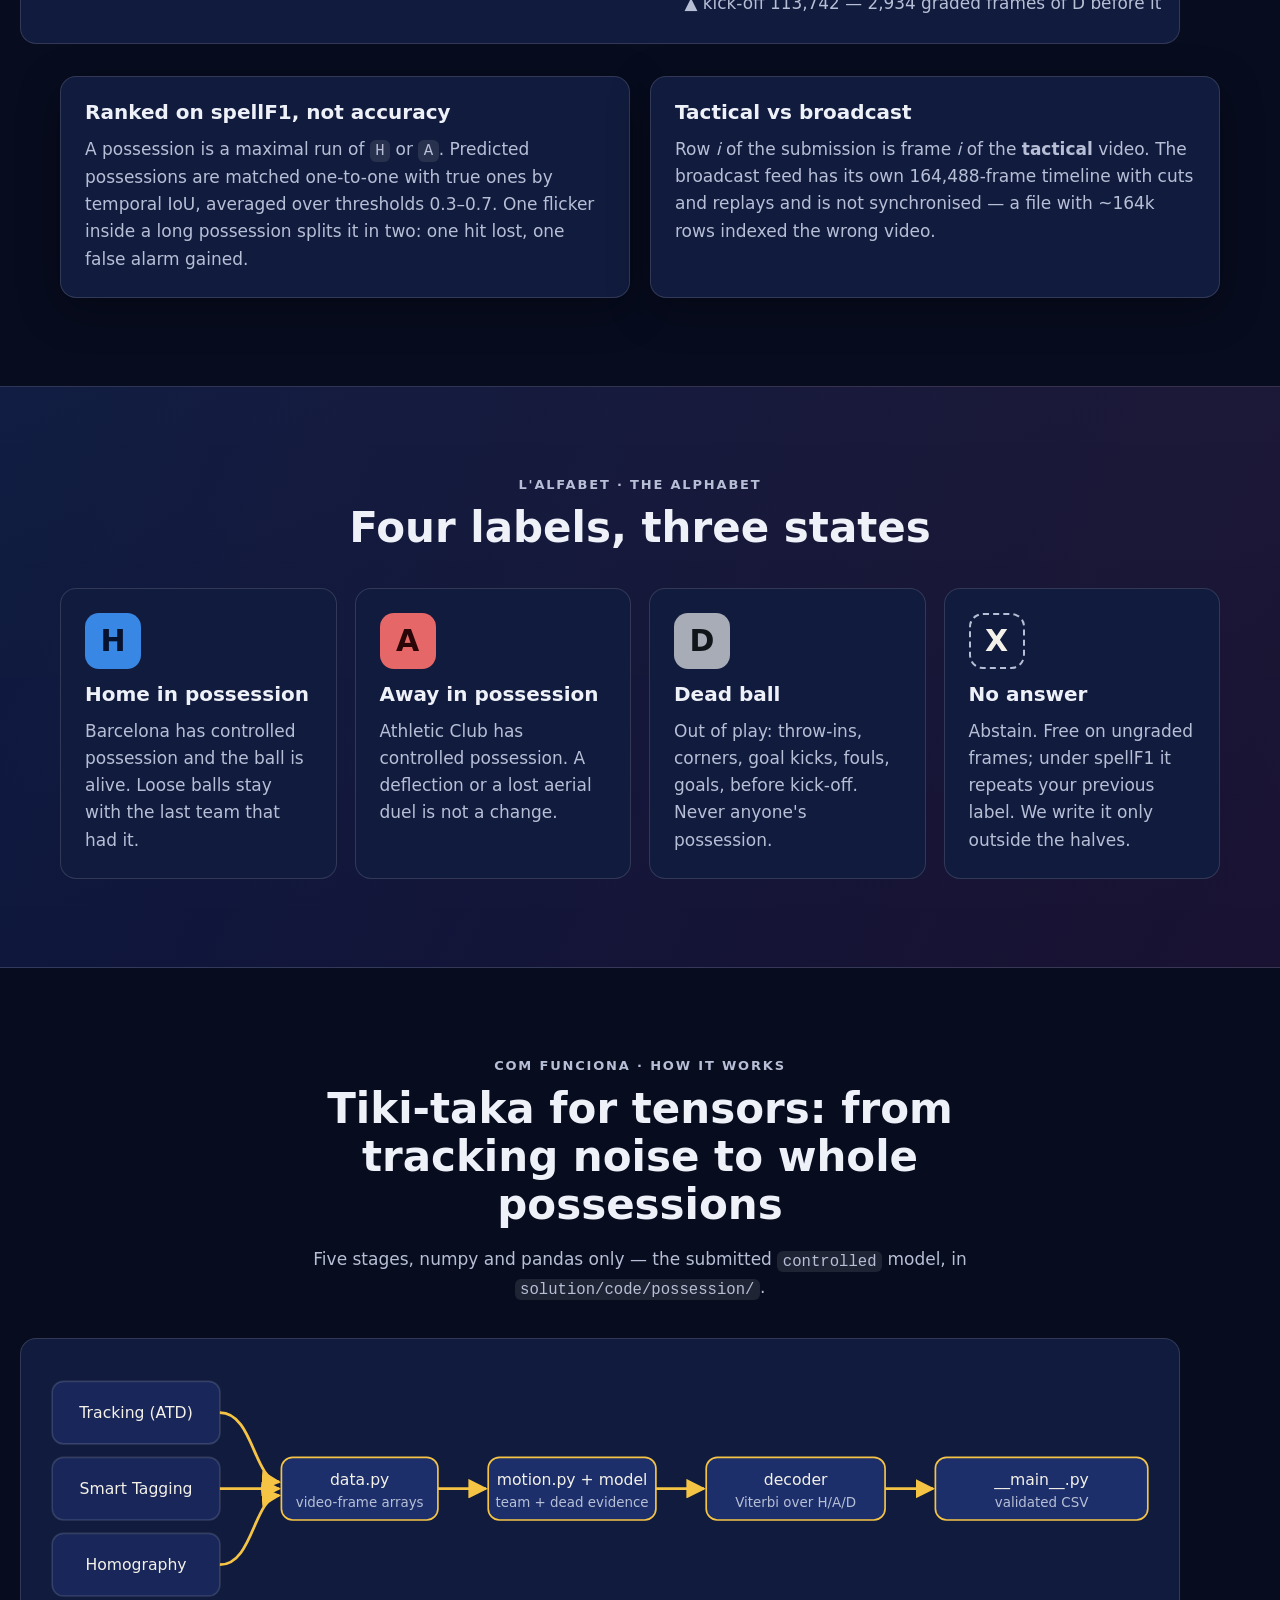
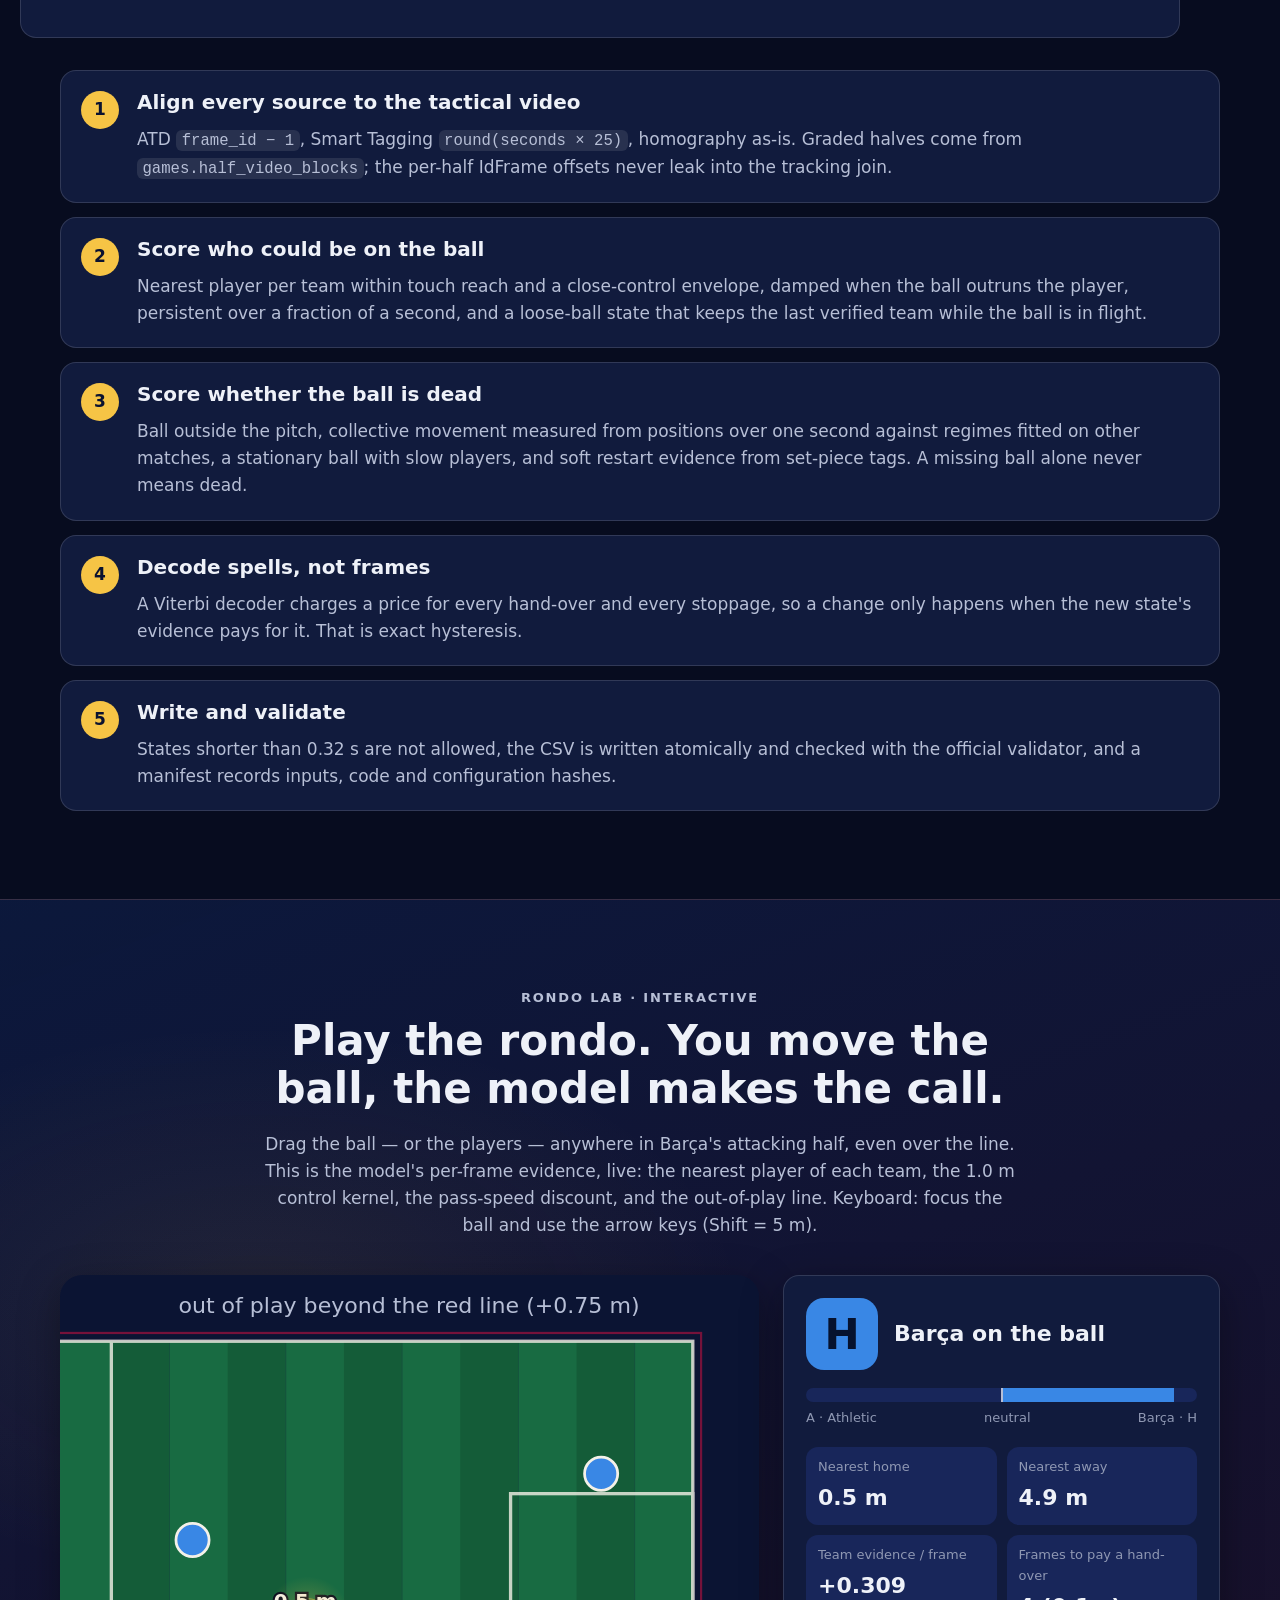
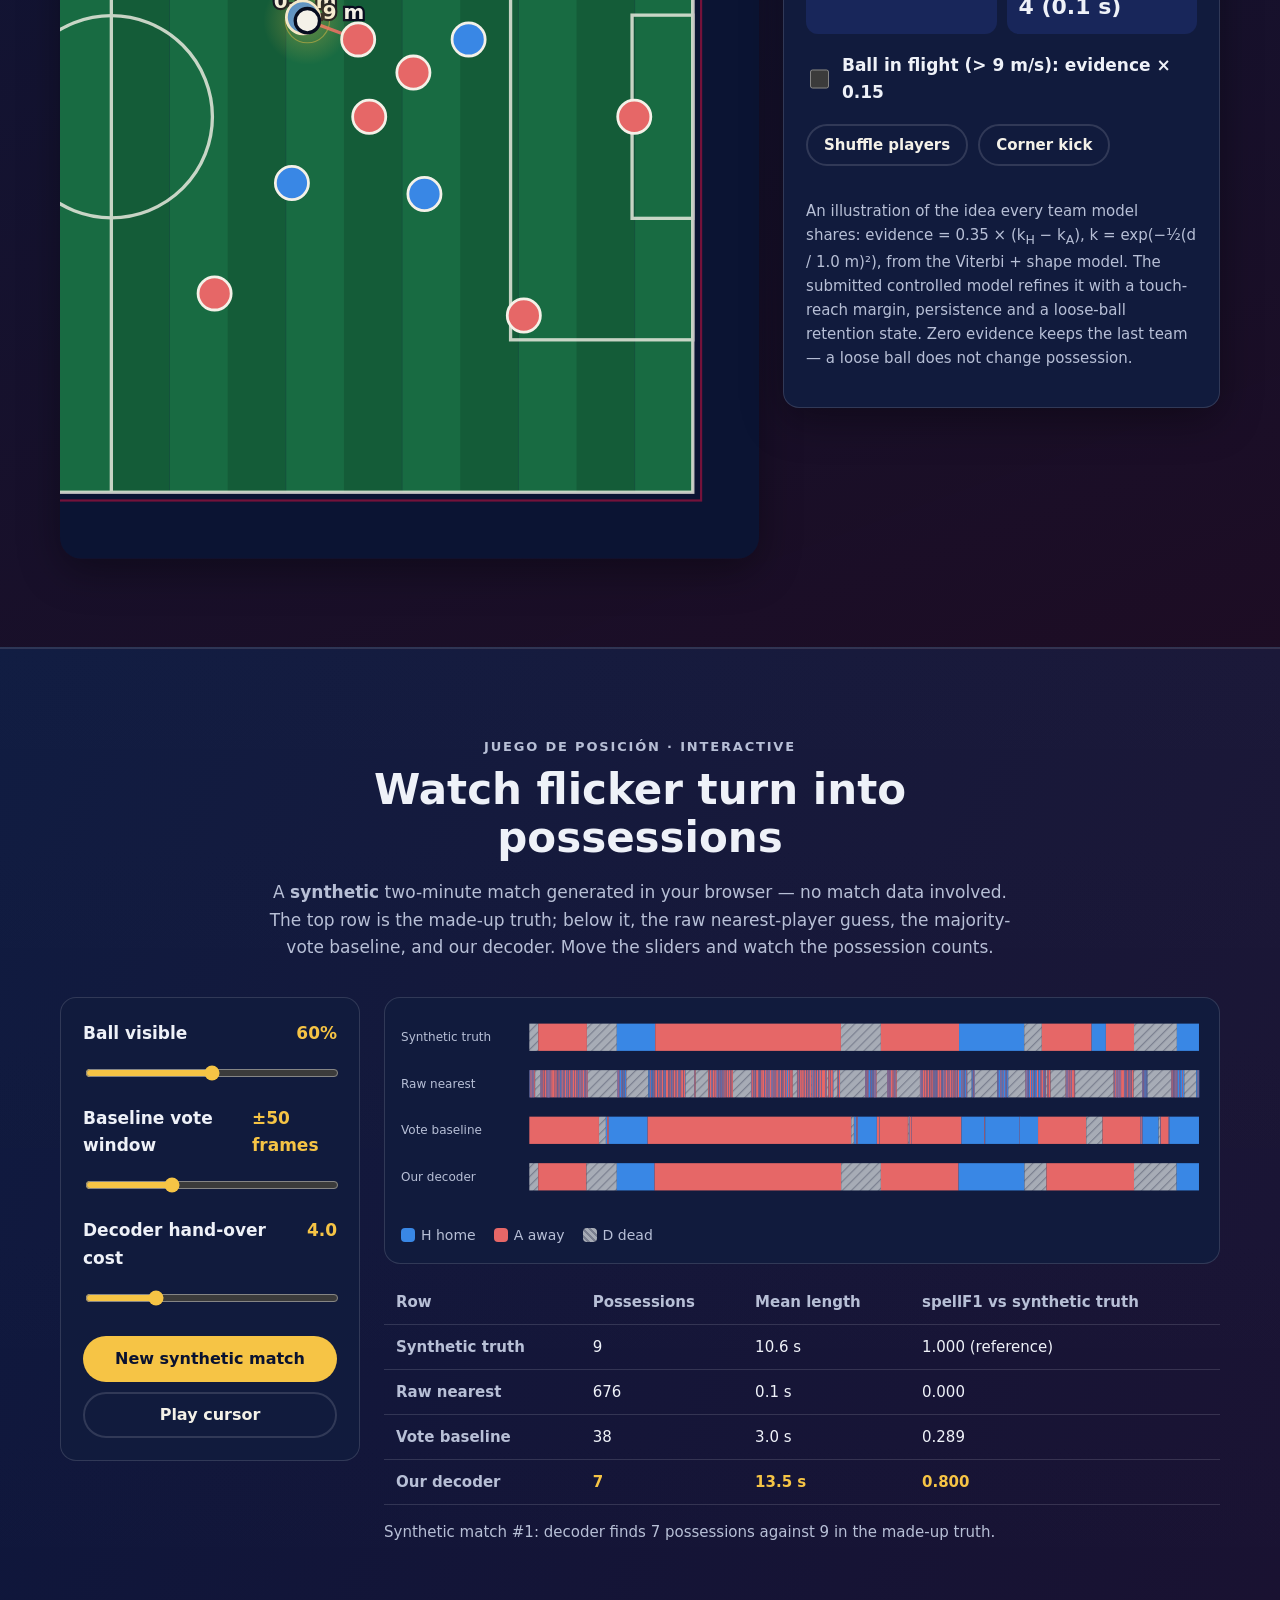
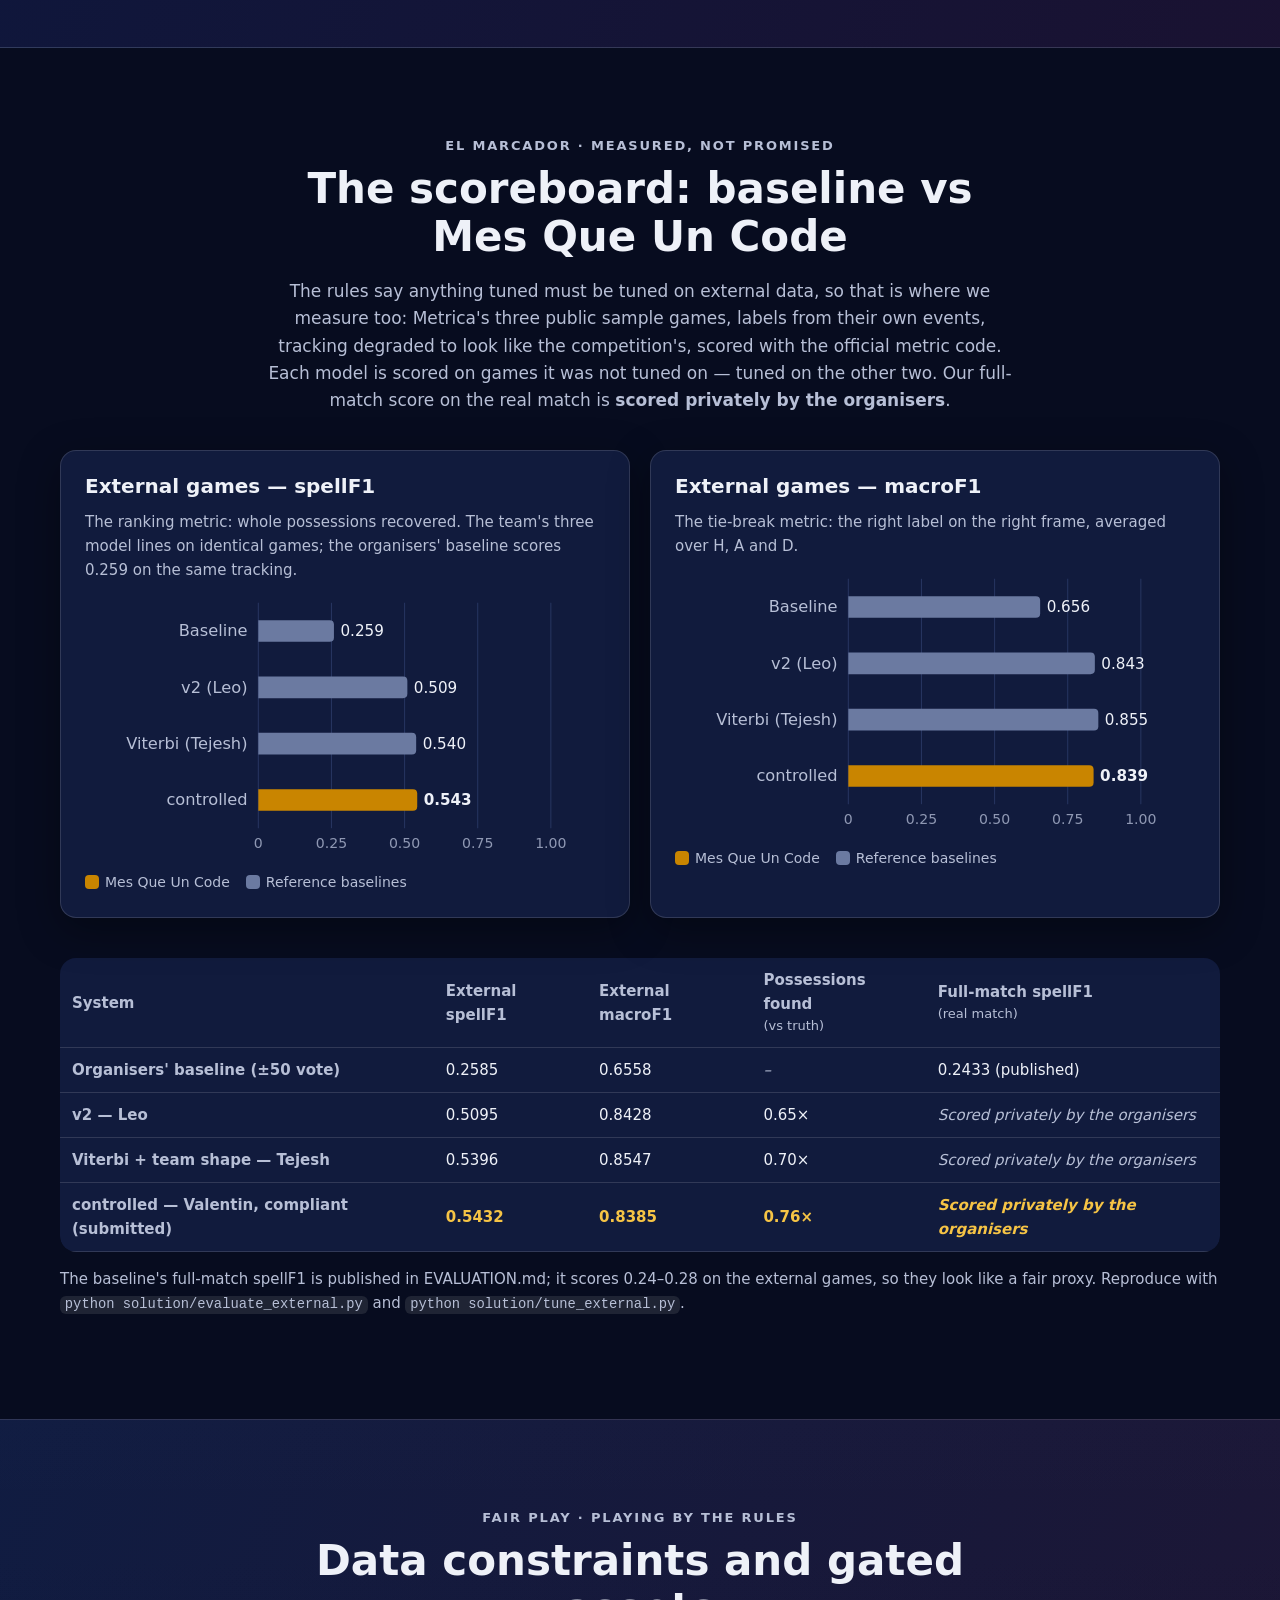
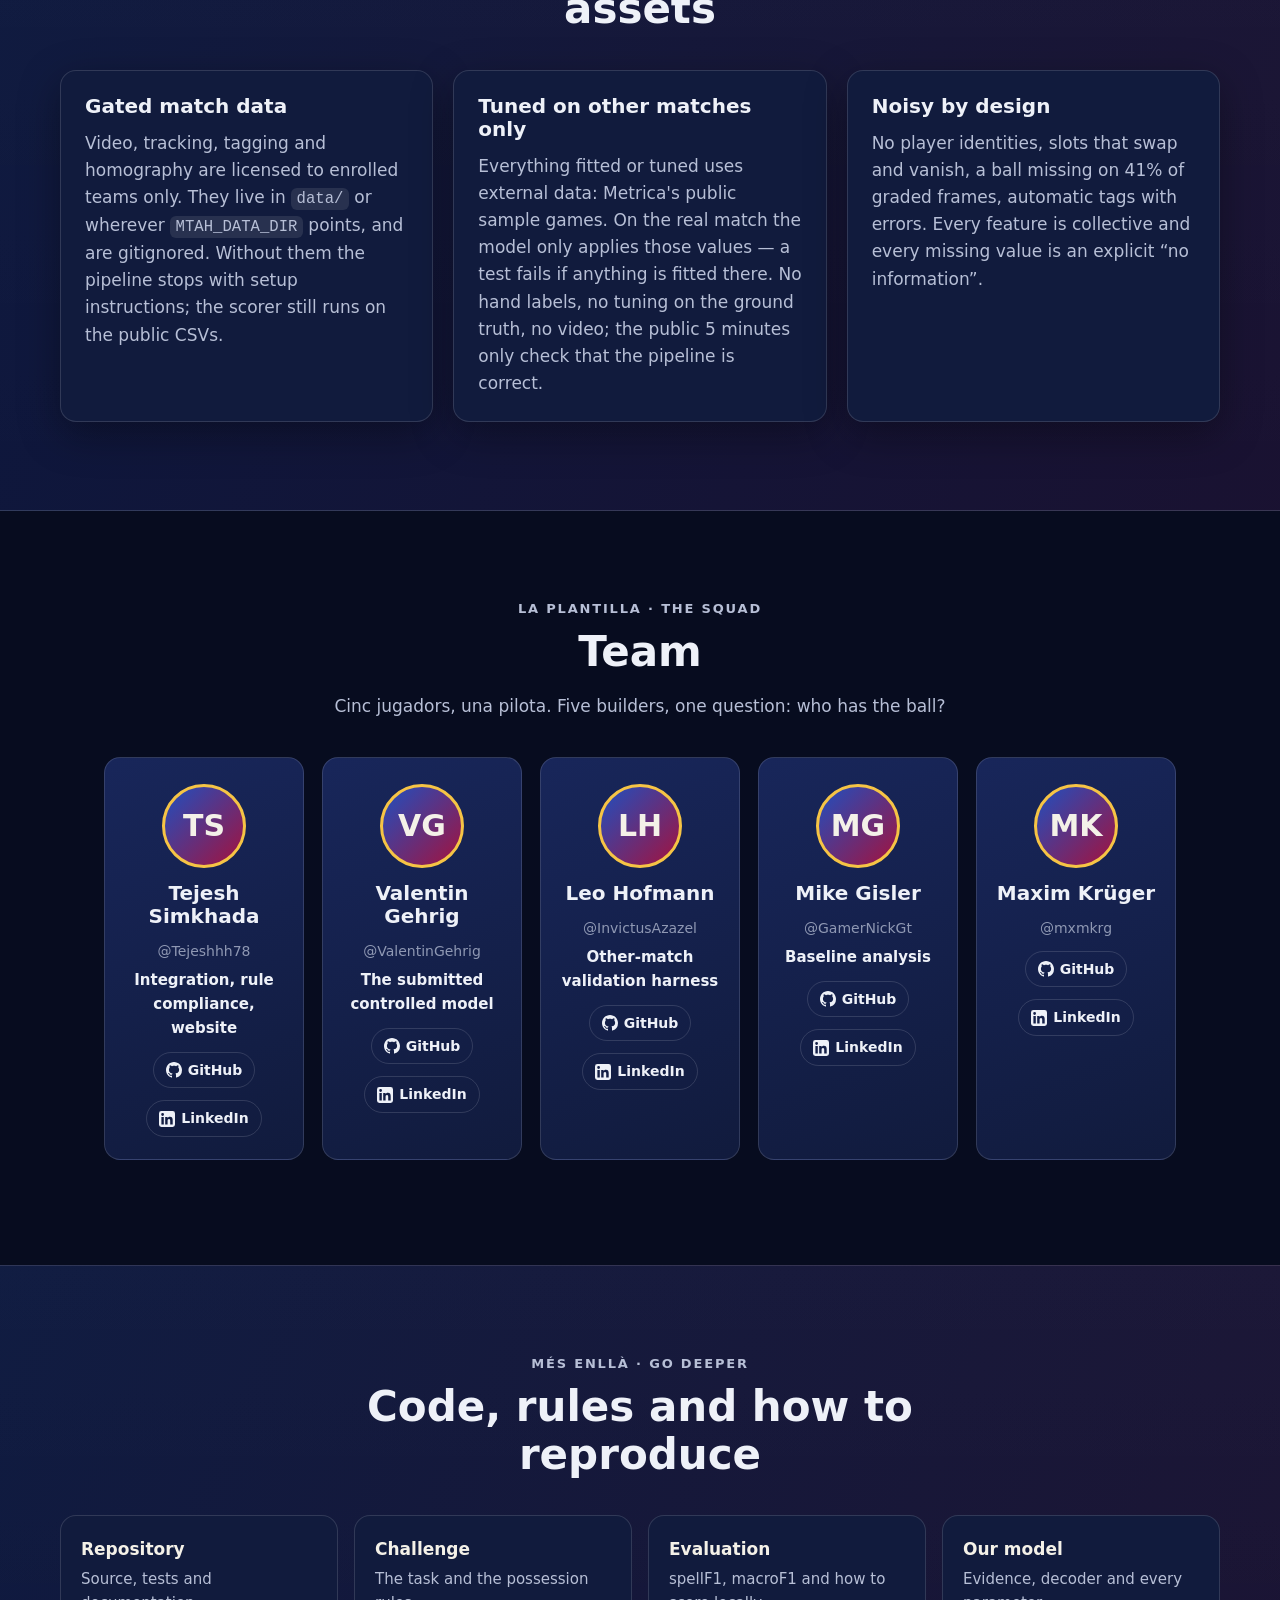
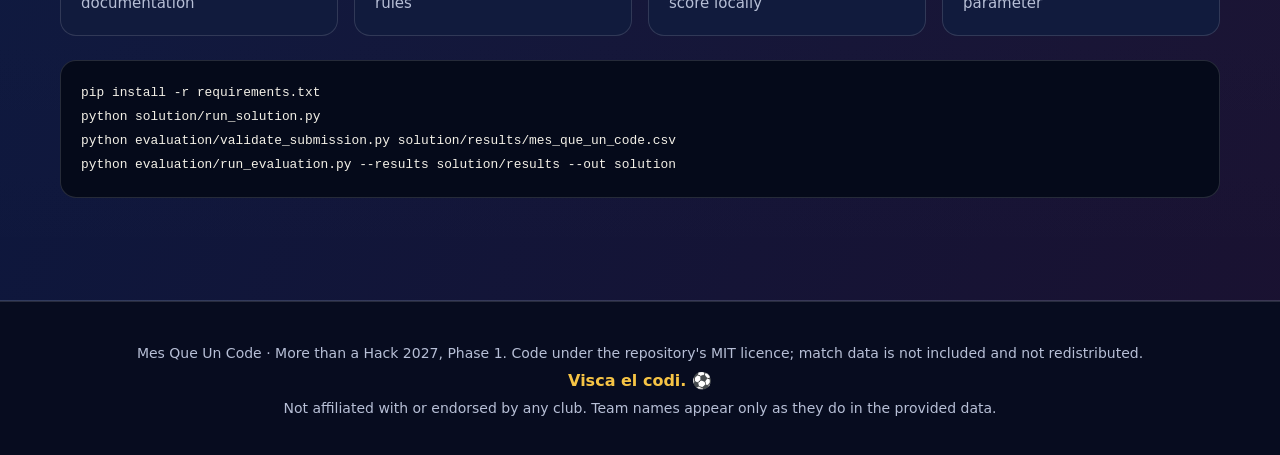
<file: website/index.html>
<!doctype html>
<html lang="en">
<head>
  <meta charset="utf-8">
  <meta name="viewport" content="width=device-width, initial-scale=1">
  <title>Mes Que Un Code</title>
  <meta name="description" content="Mes Que Un Code: frame-by-frame ball possession from automatic tracking, for More than a Hack 2027 — Phase 1.">
  <meta name="theme-color" content="#070c1f">
  <link rel="icon" href="data:image/svg+xml,%3Csvg xmlns='http://www.w3.org/2000/svg' viewBox='0 0 32 32'%3E%3Crect width='32' height='32' rx='6' fill='%230f3b27'/%3E%3Ccircle cx='16' cy='16' r='7' fill='none' stroke='%23f4f1e8' stroke-width='2'/%3E%3Ccircle cx='16' cy='16' r='2.5' fill='%23f2c14e'/%3E%3C/svg%3E">
  <link rel="stylesheet" href="styles.css">
</head>
<body>
  <a class="skip-link" href="#main">Skip to content</a>

  <header class="site-header">
    <nav class="nav" aria-label="Main">
      <a class="brand" href="#top" aria-label="Mes Que Un Code, back to top">
        <svg class="brand-mark" viewBox="0 0 32 32" aria-hidden="true" focusable="false">
          <circle cx="16" cy="16" r="13" fill="none" stroke="currentColor" stroke-width="2"/>
          <line x1="16" y1="3" x2="16" y2="29" stroke="currentColor" stroke-width="2"/>
          <circle cx="16" cy="16" r="3" fill="var(--gold)"/>
        </svg>
        <span>Mes Que Un Code</span>
      </a>
      <button class="nav-toggle" type="button" aria-expanded="false" aria-controls="nav-links">
        <span class="sr-only">Menu</span>
        <span class="nav-toggle-bar" aria-hidden="true"></span>
      </button>
      <ul class="nav-links" id="nav-links">
        <li><a href="#challenge">Challenge</a></li>
        <li><a href="#labels">Labels</a></li>
        <li><a href="#how">How it works</a></li>
        <li><a href="#rondo">Rondo</a></li>
        <li><a href="#demo">Demo</a></li>
        <li><a href="#metrics">Metrics</a></li>
        <li><a href="#data">Data</a></li>
        <li><a href="#team">Team</a></li>
      </ul>
    </nav>
  </header>

  <main id="main">
    <!-- Hero ------------------------------------------------------------------------------------>
    <section class="hero" id="top" aria-labelledby="hero-title">
      <div class="hero-copy">
        <p class="eyebrow">More than a Hack 2027 · Phase 1 · Ball Possession</p>
        <p class="motto"><span>Més que un club.</span> <span class="motto-gold">Més que un code.</span></p>
        <h1 id="hero-title">Mes Que Un Code</h1>
        <p class="tagline">Twenty-two players, one ball, 199,319 frames.<br>
          <strong>We read the match like a rondo: who has it, who hunts it, and when it truly changes hands.</strong></p>
        <p class="lede">A possession model that thinks in spells, not frames: it reads automatic tracking,
          tactical tagging and team shape, then decodes the match into whole possessions with a
          three-state Viterbi decoder.</p>
        <div class="hero-actions">
          <a class="button primary" href="#rondo">Play the rondo</a>
          <a class="button ghost" href="#demo">Watch the decoder</a>
        </div>
      </div>
      <figure class="hero-pitch">
        <svg id="hero-svg" viewBox="0 0 1053 680" role="img" aria-labelledby="hero-svg-title hero-svg-desc">
          <title id="hero-svg-title">Animated tactical board</title>
          <desc id="hero-svg-desc">A football pitch seen from above. Home players in blue and away players in red move around; a halo marks the team our model believes has the ball.</desc>
          <defs>
            <pattern id="stripes" width="105.3" height="680" patternUnits="userSpaceOnUse">
              <rect width="52.65" height="680" fill="var(--pitch-a)"/>
              <rect x="52.65" width="52.65" height="680" fill="var(--pitch-b)"/>
            </pattern>
          </defs>
          <rect width="1053" height="680" fill="url(#stripes)" rx="18"/>
          <g class="lines" fill="none" stroke="var(--chalk)" stroke-width="3" opacity="0.8">
            <rect x="20" y="20" width="1013" height="640"/>
            <line x1="526.5" y1="20" x2="526.5" y2="660"/>
            <circle cx="526.5" cy="340" r="91.5"/>
            <rect x="20" y="138" width="165" height="404"/>
            <rect x="868" y="138" width="165" height="404"/>
            <rect x="20" y="248" width="55" height="184"/>
            <rect x="978" y="248" width="55" height="184"/>
            <circle cx="526.5" cy="340" r="4" fill="var(--chalk)"/>
          </g>
          <g id="hero-players"></g>
          <circle id="hero-halo" r="26" fill="none" stroke="var(--gold)" stroke-width="3" opacity="0.9"/>
          <circle id="hero-ball" r="7" fill="var(--chalk)" stroke="#0b2a1c" stroke-width="2"/>
        </svg>
        <figcaption>
          <span class="chip" id="hero-state" aria-live="off">Model state: H</span>
          Illustrative animation — not match data.
        </figcaption>
      </figure>
    </section>

    <div class="ticker" aria-hidden="true">
      <ul class="ticker-track"><li>Més que un code</li><li class="dot">●</li><li>Juego de posición</li><li class="dot">●</li><li>Rondo</li><li class="dot">●</li><li>Tiki-taka for tensors</li><li class="dot">●</li><li>Blaugrana bytes</li><li class="dot">●</li><li>Visca el codi</li><li class="dot">●</li><li>Pass. Move. Decode.</li><li class="dot">●</li><li>La Masia of models</li><li class="dot">●</li><li>Possession is nine-tenths of spellF1</li><li class="dot">●</li><li>Força Barça</li><li class="dot">●</li><li>Més que un code</li><li class="dot">●</li><li>Juego de posición</li><li class="dot">●</li><li>Rondo</li><li class="dot">●</li><li>Tiki-taka for tensors</li><li class="dot">●</li><li>Blaugrana bytes</li><li class="dot">●</li><li>Visca el codi</li><li class="dot">●</li><li>Pass. Move. Decode.</li><li class="dot">●</li><li>La Masia of models</li><li class="dot">●</li><li>Possession is nine-tenths of spellF1</li><li class="dot">●</li><li>Força Barça</li><li class="dot">●</li></ul>
    </div>

    <!-- Challenge ------------------------------------------------------------------------------->
    <section class="section" id="challenge" aria-labelledby="challenge-title">
      <div class="section-head">
        <p class="eyebrow">El repte · The challenge</p>
        <h2 id="challenge-title">For every frame of the match, say who has the ball.</h2>
        <p>One LaLiga match — FC Barcelona vs Athletic Club — recorded by a fixed tactical camera.
          The output is one label per video frame, scored against a private frame-by-frame ground truth.</p>
      </div>

      <div class="stat-grid" role="list">
        <div class="stat" role="listitem"><span class="stat-value">199,319</span><span class="stat-label">frames to label, at 25 fps</span></div>
        <div class="stat" role="listitem"><span class="stat-value">158,857</span><span class="stat-label">frames actually graded (two halves)</span></div>
        <div class="stat" role="listitem"><span class="stat-value">41%</span><span class="stat-label">of graded frames with no ball position</span></div>
        <div class="stat" role="listitem"><span class="stat-value">46</span><span class="stat-label">anonymous track slots for 22 players</span></div>
      </div>

      <figure class="match-strip">
        <svg viewBox="0 0 1000 120" role="img" aria-labelledby="strip-title strip-desc">
          <title id="strip-title">The tactical video timeline</title>
          <desc id="strip-desc">Frames 0 to 11,184 before kick-off, ungraded. First half from 11,185 to 90,651, graded. Halftime 90,652 to 110,807, ungraded. Second half 110,808 to 190,197, graded, with the kick-off at 113,742. After the final whistle, ungraded.</desc>
          <g font-size="15" font-family="inherit">
            <rect x="0" y="34" width="56" height="44" fill="var(--muted-bg)"/>
            <rect x="56" y="34" width="399" height="44" fill="var(--blau)"/>
            <rect x="455" y="34" width="101" height="44" fill="var(--muted-bg)"/>
            <rect x="556" y="34" width="398" height="44" fill="var(--blau)"/>
            <rect x="556" y="34" width="15" height="44" fill="var(--dead)"/>
            <rect x="954" y="34" width="46" height="44" fill="var(--muted-bg)"/>
            <text x="255" y="62" text-anchor="middle" fill="var(--chalk)">1st half · graded</text>
            <text x="755" y="62" text-anchor="middle" fill="var(--chalk)">2nd half · graded</text>
            <text x="505" y="62" text-anchor="middle" fill="var(--ink-soft)">HT</text>
            <text x="56" y="24" text-anchor="middle" fill="var(--ink-soft)">11,185</text>
            <text x="455" y="24" text-anchor="middle" fill="var(--ink-soft)">90,651</text>
            <text x="556" y="24" text-anchor="middle" fill="var(--ink-soft)">110,808</text>
            <text x="954" y="24" text-anchor="middle" fill="var(--ink-soft)">190,197</text>
            <text x="575" y="104" fill="var(--ink-soft)">▲ kick-off 113,742 — 2,934 graded frames of D before it</text>
          </g>
        </svg>
      </figure>

      <div class="two-col">
        <article class="card">
          <h3>Ranked on spellF1, not accuracy</h3>
          <p>A possession is a maximal run of <code>H</code> or <code>A</code>. Predicted possessions are
            matched one-to-one with true ones by temporal IoU, averaged over thresholds 0.3–0.7. One
            flicker inside a long possession splits it in two: one hit lost, one false alarm gained.</p>
        </article>
        <article class="card">
          <h3>Tactical vs broadcast</h3>
          <p>Row <em>i</em> of the submission is frame <em>i</em> of the <strong>tactical</strong> video.
            The broadcast feed has its own 164,488-frame timeline with cuts and replays and is not
            synchronised — a file with ~164k rows indexed the wrong video.</p>
        </article>
      </div>
    </section>

    <!-- Labels ---------------------------------------------------------------------------------->
    <section class="section alt" id="labels" aria-labelledby="labels-title">
      <div class="section-head">
        <p class="eyebrow">L'alfabet · The alphabet</p>
        <h2 id="labels-title">Four labels, three states</h2>
      </div>
      <div class="label-grid">
        <article class="label-card label-h">
          <span class="label-letter" aria-hidden="true">H</span>
          <h3>Home in possession</h3>
          <p>Barcelona has controlled possession and the ball is alive. Loose balls stay with the last team that had it.</p>
        </article>
        <article class="label-card label-a">
          <span class="label-letter" aria-hidden="true">A</span>
          <h3>Away in possession</h3>
          <p>Athletic Club has controlled possession. A deflection or a lost aerial duel is not a change.</p>
        </article>
        <article class="label-card label-d">
          <span class="label-letter" aria-hidden="true">D</span>
          <h3>Dead ball</h3>
          <p>Out of play: throw-ins, corners, goal kicks, fouls, goals, before kick-off. Never anyone's possession.</p>
        </article>
        <article class="label-card label-x">
          <span class="label-letter" aria-hidden="true">X</span>
          <h3>No answer</h3>
          <p>Abstain. Free on ungraded frames; under spellF1 it repeats your previous label. We write it only outside the halves.</p>
        </article>
      </div>
    </section>

    <!-- How it works ---------------------------------------------------------------------------->
    <section class="section" id="how" aria-labelledby="how-title">
      <div class="section-head">
        <p class="eyebrow">Com funciona · How it works</p>
        <h2 id="how-title">Tiki-taka for tensors: from tracking noise to whole possessions</h2>
        <p>Five stages, numpy and pandas only — the submitted <code>controlled</code> model, in <code>solution/code/possession/</code>.</p>
      </div>

      <figure class="pipeline">
        <svg viewBox="0 0 1000 230" role="img" aria-labelledby="pipe-title pipe-desc">
          <title id="pipe-title">Pipeline architecture</title>
          <desc id="pipe-desc">Inputs — tracking, Smart Tagging and homography — feed a loader, then per-frame evidence for team control and dead ball, then a three-state Viterbi decoder, then spell clean-up, then a validated submission CSV.</desc>
          <defs>
            <marker id="arrow" viewBox="0 0 10 10" refX="9" refY="5" markerWidth="7" markerHeight="7" orient="auto-start-reverse">
              <path d="M0,0 L10,5 L0,10 z" fill="var(--gold)"/>
            </marker>
          </defs>
          <g font-family="inherit" font-size="14" fill="var(--chalk)">
            <g class="pipe-node"><rect x="10" y="20" width="150" height="56" rx="10"/><text x="85" y="53" text-anchor="middle">Tracking (ATD)</text></g>
            <g class="pipe-node"><rect x="10" y="88" width="150" height="56" rx="10"/><text x="85" y="121" text-anchor="middle">Smart Tagging</text></g>
            <g class="pipe-node"><rect x="10" y="156" width="150" height="56" rx="10"/><text x="85" y="189" text-anchor="middle">Homography</text></g>
            <g class="pipe-node strong"><rect x="215" y="88" width="140" height="56" rx="10"/><text x="285" y="113" text-anchor="middle">data.py</text><text x="285" y="132" text-anchor="middle" class="small">video-frame arrays</text></g>
            <g class="pipe-node strong"><rect x="400" y="88" width="150" height="56" rx="10"/><text x="475" y="113" text-anchor="middle">motion.py + model</text><text x="475" y="132" text-anchor="middle" class="small">team + dead evidence</text></g>
            <g class="pipe-node strong"><rect x="595" y="88" width="160" height="56" rx="10"/><text x="675" y="113" text-anchor="middle">decoder</text><text x="675" y="132" text-anchor="middle" class="small">Viterbi over H/A/D</text></g>
            <g class="pipe-node strong"><rect x="800" y="88" width="190" height="56" rx="10"/><text x="895" y="113" text-anchor="middle">__main__.py</text><text x="895" y="132" text-anchor="middle" class="small">validated CSV</text></g>
          </g>
          <g stroke="var(--gold)" stroke-width="2.5" fill="none" marker-end="url(#arrow)">
            <path d="M160,48 C190,48 190,108 213,110"/>
            <path d="M160,116 L213,116"/>
            <path d="M160,184 C190,184 190,124 213,122"/>
            <path d="M355,116 L398,116"/>
            <path d="M550,116 L593,116"/>
            <path d="M755,116 L798,116"/>
          </g>
        </svg>
      </figure>

      <ol class="steps">
        <li>
          <h3>Align every source to the tactical video</h3>
          <p>ATD <code>frame_id − 1</code>, Smart Tagging <code>round(seconds × 25)</code>, homography as-is. Graded halves come from <code>games.half_video_blocks</code>; the per-half IdFrame offsets never leak into the tracking join.</p>
        </li>
        <li>
          <h3>Score who could be on the ball</h3>
          <p>Nearest player per team within touch reach and a close-control envelope, damped when the ball outruns the player, persistent over a fraction of a second, and a loose-ball state that keeps the last verified team while the ball is in flight.</p>
        </li>
        <li>
          <h3>Score whether the ball is dead</h3>
          <p>Ball outside the pitch, collective movement measured from positions over one second against regimes fitted on other matches, a stationary ball with slow players, and soft restart evidence from set-piece tags. A missing ball alone never means dead.</p>
        </li>
        <li>
          <h3>Decode spells, not frames</h3>
          <p>A Viterbi decoder charges a price for every hand-over and every stoppage, so a change only happens when the new state's evidence pays for it. That is exact hysteresis.</p>
        </li>
        <li>
          <h3>Write and validate</h3>
          <p>States shorter than 0.32 s are not allowed, the CSV is written atomically and checked with the official validator, and a manifest records inputs, code and configuration hashes.</p>
        </li>
      </ol>
    </section>

    <!-- Rondo lab ---------------------------------------------------------------------------->
    <section class="section rondo-section" id="rondo" aria-labelledby="rondo-title">
      <div class="section-head">
        <p class="eyebrow">Rondo lab · Interactive</p>
        <h2 id="rondo-title">Play the rondo. You move the ball, the model makes the call.</h2>
        <p>Drag the ball — or the players — anywhere in Barça's attacking half, even over the line. This is the model's
          per-frame evidence, live: the nearest player of each team, the 1.0 m control kernel,
          the pass-speed discount, and the out-of-play line. Keyboard: focus the ball and use the
          arrow keys (Shift = 5 m).</p>
      </div>

      <div class="rondo">
        <figure class="rondo-pitch">
          <svg id="rondo-svg" viewBox="540 0 633 800" role="group" aria-labelledby="rondo-svg-title">
            <title id="rondo-svg-title">Interactive pitch: move the ball and players to see who the model thinks has possession</title>
            <defs>
              <pattern id="rondo-stripes" width="105.3" height="680" patternUnits="userSpaceOnUse" patternTransform="translate(60 60)">
                <rect width="52.65" height="680" fill="var(--pitch-a)"/>
                <rect x="52.65" width="52.65" height="680" fill="var(--pitch-b)"/>
              </pattern>
              <radialGradient id="kernel-glow">
                <stop offset="0" stop-color="var(--gold)" stop-opacity="0.35"/>
                <stop offset="1" stop-color="var(--gold)" stop-opacity="0"/>
              </radialGradient>
            </defs>
            <rect x="540" y="0" width="633" height="800" fill="#0b1433"/>
            <rect x="60" y="60" width="1053" height="680" fill="url(#rondo-stripes)"/>
            <g fill="none" stroke="var(--chalk)" stroke-width="3" opacity="0.8" pointer-events="none">
              <rect x="60" y="60" width="1053" height="680"/>
              <line x1="586.5" y1="60" x2="586.5" y2="740"/>
              <circle cx="586.5" cy="400" r="91.5"/>
              <rect x="60" y="198" width="165" height="404"/>
              <rect x="948" y="198" width="165" height="404"/>
              <rect x="60" y="308" width="55" height="184"/>
              <rect x="1058" y="308" width="55" height="184"/>
            </g>
            <rect x="52.5" y="52.5" width="1068" height="695" fill="none" stroke="var(--grana)" stroke-width="2" opacity="0.7" pointer-events="none"/>
            <text x="856" y="34" text-anchor="middle" fill="var(--ink-soft)" font-size="20">out of play beyond the red line (+0.75 m)</text>
            <g id="rondo-overlay" pointer-events="none"></g>
            <g id="rondo-players"></g>
            <g id="rondo-ball-g" tabindex="0" role="button" aria-label="Ball, use arrow keys to move">
              <circle id="rondo-ball-glow" r="40" fill="url(#kernel-glow)"/>
              <circle id="rondo-ball" r="11" fill="var(--chalk)" stroke="#070c1f" stroke-width="3"/>
            </g>
          </svg>
        </figure>

        <div class="rondo-panel">
          <div class="verdict" aria-live="polite">
            <span class="verdict-letter" id="rondo-letter">H</span>
            <span class="verdict-text" id="rondo-text">Home in control</span>
          </div>

          <div class="meter" aria-hidden="true">
            <div class="meter-track"><div class="meter-fill" id="rondo-meter"></div><div class="meter-mid"></div></div>
            <div class="meter-labels"><span>A · Athletic</span><span>neutral</span><span>Barça · H</span></div>
          </div>

          <dl class="rondo-stats">
            <div><dt>Nearest home</dt><dd id="rondo-dh">–</dd></div>
            <div><dt>Nearest away</dt><dd id="rondo-da">–</dd></div>
            <div><dt>Team evidence / frame</dt><dd id="rondo-ev">–</dd></div>
            <div><dt>Frames to pay a hand-over</dt><dd id="rondo-frames">–</dd></div>
          </dl>

          <label class="switch"><input type="checkbox" id="rondo-flight"> Ball in flight (&gt; 9 m/s): evidence × 0.15</label>
          <div class="rondo-buttons">
            <button type="button" class="button ghost" id="rondo-shuffle">Shuffle players</button>
            <button type="button" class="button ghost" id="rondo-corner">Corner kick</button>
          </div>
          <p class="note">An illustration of the idea every team model shares: evidence = 0.35 × (k<sub>H</sub> − k<sub>A</sub>), k = exp(−½(d / 1.0 m)²), from the Viterbi + shape model. The submitted controlled model refines it with a touch-reach margin, persistence and a loose-ball retention state. Zero evidence keeps the last team — a loose ball does not change possession.</p>
        </div>
      </div>
    </section>

    <!-- Demo ------------------------------------------------------------------------------------>
    <section class="section alt" id="demo" aria-labelledby="demo-title">
      <div class="section-head">
        <p class="eyebrow">Juego de posición · Interactive</p>
        <h2 id="demo-title">Watch flicker turn into possessions</h2>
        <p>A <strong>synthetic</strong> two-minute match generated in your browser — no match data involved.
          The top row is the made-up truth; below it, the raw nearest-player guess, the majority-vote
          baseline, and our decoder. Move the sliders and watch the possession counts.</p>
      </div>

      <div class="demo">
        <div class="demo-controls">
          <label for="ctl-visibility">Ball visible <output id="out-visibility" for="ctl-visibility">60%</output></label>
          <input type="range" id="ctl-visibility" min="20" max="100" step="5" value="60">

          <label for="ctl-window">Baseline vote window <output id="out-window" for="ctl-window">±50 frames</output></label>
          <input type="range" id="ctl-window" min="0" max="150" step="5" value="50">

          <label for="ctl-switch">Decoder hand-over cost <output id="out-switch" for="ctl-switch">4.0</output></label>
          <input type="range" id="ctl-switch" min="0" max="15" step="0.5" value="4">

          <div class="demo-buttons">
            <button type="button" class="button primary" id="btn-new">New synthetic match</button>
            <button type="button" class="button ghost" id="btn-play" aria-pressed="false">Play cursor</button>
          </div>
        </div>

        <div class="demo-output">
          <figure class="timeline">
            <svg id="timeline-svg" viewBox="0 0 1000 250" role="img" aria-labelledby="tl-title tl-desc">
              <title id="tl-title">Possession timelines for a synthetic match</title>
              <desc id="tl-desc">Four horizontal bars over the same two minutes: truth, raw nearest player, majority vote baseline and the Viterbi decoder. Colour encodes the label for each frame.</desc>
              <defs>
                <pattern id="dead-hatch" width="8" height="8" patternUnits="userSpaceOnUse" patternTransform="rotate(45)">
                  <rect width="8" height="8" fill="var(--dead)"/>
                  <line x1="0" y1="0" x2="0" y2="8" stroke="#7b8090" stroke-width="3"/>
                </pattern>
              </defs>
              <g id="timeline-rows"></g>
            </svg>
            <figcaption class="legend">
              <span><i class="swatch sw-h"></i>H home</span>
              <span><i class="swatch sw-a"></i>A away</span>
              <span><i class="swatch sw-d"></i>D dead</span>
            </figcaption>
          </figure>
          <table class="demo-table">
            <caption class="sr-only">Possession counts and synthetic spellF1 per row</caption>
            <thead><tr><th scope="col">Row</th><th scope="col">Possessions</th><th scope="col">Mean length</th><th scope="col">spellF1 vs synthetic truth</th></tr></thead>
            <tbody id="demo-body"></tbody>
          </table>
          <p class="note" id="demo-live" aria-live="polite"></p>
        </div>
      </div>
    </section>

    <!-- Metrics --------------------------------------------------------------------------------->
    <section class="section" id="metrics" aria-labelledby="metrics-title">
      <div class="section-head">
        <p class="eyebrow">El marcador · Measured, not promised</p>
        <h2 id="metrics-title">The scoreboard: baseline vs Mes Que Un Code</h2>
        <p>The rules say anything tuned must be tuned on external data, so that is where we measure too:
          Metrica's three public sample games, labels from their own events, tracking degraded to look like
          the competition's, scored with the official metric code. Each model is scored on games it was not tuned on — tuned on the
          other two. Our full-match score on the real match is <strong>scored privately by the organisers</strong>.</p>
      </div>

      <div class="two-col">
        <figure class="card chart-card">
          <figcaption><h3>External games — spellF1</h3>
            <p class="note">The ranking metric: whole possessions recovered. The team's three model lines on identical games; the organisers' baseline scores 0.259 on the same tracking.</p></figcaption>
          <svg id="chart-public" viewBox="0 0 480 250" role="img" aria-labelledby="chart-public-title">
            <title id="chart-public-title">spellF1 on external games for the baseline and our model</title>
          </svg>
        </figure>
        <figure class="card chart-card">
          <figcaption><h3>External games — macroF1</h3>
            <p class="note">The tie-break metric: the right label on the right frame, averaged over H, A and D.</p></figcaption>
          <svg id="chart-poss" viewBox="0 0 480 250" role="img" aria-labelledby="chart-poss-title">
            <title id="chart-poss-title">macroF1 on external games for the baseline and our model</title>
          </svg>
        </figure>
      </div>

      <div class="table-wrap" tabindex="0" role="region" aria-label="Metrics table, scrolls horizontally">
        <table class="metrics-table">
          <thead>
            <tr>
              <th scope="col">System</th>
              <th scope="col">External spellF1</th>
              <th scope="col">External macroF1</th>
              <th scope="col">Possessions found <span class="th-sub">(vs truth)</span></th>
              <th scope="col">Full-match spellF1 <span class="th-sub">(real match)</span></th>
            </tr>
          </thead>
          <tbody id="metrics-body"></tbody>
        </table>
      </div>
      <p class="note">The baseline's full-match spellF1 is published in EVALUATION.md; it scores 0.24–0.28 on
        the external games, so they look like a fair proxy. Reproduce with
        <code>python solution/evaluate_external.py</code> and <code>python solution/tune_external.py</code>.</p>
    </section>

    <!-- Data constraints ------------------------------------------------------------------------>
    <section class="section alt" id="data" aria-labelledby="data-title">
      <div class="section-head">
        <p class="eyebrow">Fair play · Playing by the rules</p>
        <h2 id="data-title">Data constraints and gated assets</h2>
      </div>
      <div class="three-col">
        <article class="card">
          <h3>Gated match data</h3>
          <p>Video, tracking, tagging and homography are licensed to enrolled teams only. They live in
            <code>data/</code> or wherever <code>MTAH_DATA_DIR</code> points, and are gitignored. Without them the
            pipeline stops with setup instructions; the scorer still runs on the public CSVs.</p>
        </article>
        <article class="card">
          <h3>Tuned on other matches only</h3>
          <p>Everything fitted or tuned uses external data: Metrica's public sample games. On the real match the
            model only applies those values — a test fails if anything is fitted there. No hand labels, no
            tuning on the ground truth, no video; the public 5 minutes only check that the pipeline is correct.</p>
        </article>
        <article class="card">
          <h3>Noisy by design</h3>
          <p>No player identities, slots that swap and vanish, a ball missing on 41% of graded frames,
            automatic tags with errors. Every feature is collective and every missing value is an explicit
            “no information”.</p>
        </article>
      </div>
    </section>

    <!-- Team ------------------------------------------------------------------------------------>
    <section class="section" id="team" aria-labelledby="team-title">
      <div class="section-head">
        <p class="eyebrow">La plantilla · The squad</p>
        <h2 id="team-title">Team</h2>
        <p>Cinc jugadors, una pilota. Five builders, one question: who has the ball?</p>
      </div>
      <ul class="team-grid" id="team-grid"></ul>
    </section>

    <!-- Links ----------------------------------------------------------------------------------->
    <section class="section alt" id="links" aria-labelledby="links-title">
      <div class="section-head">
        <p class="eyebrow">Més enllà · Go deeper</p>
        <h2 id="links-title">Code, rules and how to reproduce</h2>
      </div>
      <ul class="link-grid">
        <li><a class="link-card" href="https://github.com/Tejeshhh78/MesQueUnCode"><strong>Repository</strong><span>Source, tests and documentation</span></a></li>
        <li><a class="link-card" href="https://github.com/Tejeshhh78/MesQueUnCode/blob/main/docs/CHALLENGE.md"><strong>Challenge</strong><span>The task and the possession rules</span></a></li>
        <li><a class="link-card" href="https://github.com/Tejeshhh78/MesQueUnCode/blob/main/docs/EVALUATION.md"><strong>Evaluation</strong><span>spellF1, macroF1 and how to score locally</span></a></li>
        <li><a class="link-card" href="https://github.com/Tejeshhh78/MesQueUnCode/blob/main/docs/MODEL.md"><strong>Our model</strong><span>Evidence, decoder and every parameter</span></a></li>
      </ul>
      <pre class="code-block" aria-label="Commands to reproduce"><code>pip install -r requirements.txt
python solution/run_solution.py
python evaluation/validate_submission.py solution/results/mes_que_un_code.csv
python evaluation/run_evaluation.py --results solution/results --out solution</code></pre>
    </section>
  </main>

  <footer class="site-footer">
    <p>Mes Que Un Code · More than a Hack 2027, Phase 1. Code under the repository's MIT licence; match data is not included and not redistributed.</p>
    <p class="footer-motto">Visca el codi. ⚽</p>
    <p>Not affiliated with or endorsed by any club. Team names appear only as they do in the provided data.</p>
  </footer>

  <script src="team.js"></script>
  <script src="metrics.js"></script>
  <script src="app.js"></script>
</body>
</html>
</file>
<file: styles.css>
/* Mes Que Un Code -- a night match in Barcelona: navy sky, blaugrana accents, a gold senyera
 * highlight, a green pitch for the tactical board. Colours are tokens; everything else reads them.
 *
 * Data colours (H / A / D, chart highlight) were checked with the dataviz skill's validator on the
 * chart surface (#111b3d): H #3987e5 vs A #e66767 vs D #a7acb6 clear the colour-blind and normal-
 * vision floors for all pairs. D is a deliberate neutral -- "nobody's ball" -- so it is lighter
 * and greyer than the team hues, and it also carries a hatch pattern as a second cue.
 */
:root {
  --bg: #070c1f;
  --bg-alt: #0a1230;
  --surface: #111b3d;
  --surface-2: #18265a;
  --pitch-a: #145c38;
  --pitch-b: #186b42;
  --chalk: #f4f1e8;
  --ink: #eef1f8;
  --ink-soft: #b7bfd6;
  --ink-muted: #8f98b3;
  --gold: #f6c445;
  --blau: #1f4fbf;
  --grana: #a3123e;
  --home-fill: #3987e5;
  --away-fill: #e66767;
  --dead: #a7acb6;
  --chart-ours: #c98500;
  --chart-base: #6b7aa1;
  --grid: #26345f;
  --muted-bg: #1d2a55;
  --focus: #7fd1ff;
  --line: rgba(238, 241, 248, 0.14);
  --radius: 16px;
  --shadow: 0 12px 40px rgba(0, 0, 0, 0.35);
  --font: "Inter", system-ui, -apple-system, "Segoe UI", Roboto, sans-serif;
  --font-display: "Archivo", "Inter", system-ui, sans-serif;
  --max: 1160px;
  color-scheme: dark;
}

*, *::before, *::after { box-sizing: border-box; }

html { scroll-behavior: smooth; scroll-padding-top: 80px; }

body {
  margin: 0;
  background: var(--bg);
  color: var(--ink);
  font-family: var(--font);
  font-size: 17px;
  line-height: 1.6;
  -webkit-font-smoothing: antialiased;
}

img, svg { max-width: 100%; display: block; }
code, pre { font-family: ui-monospace, "Cascadia Code", "SF Mono", Consolas, monospace; }
code { background: rgba(244, 241, 232, 0.1); padding: 0.1em 0.35em; border-radius: 6px; font-size: 0.92em; }
a { color: var(--gold); }
a:hover { color: #ffd77f; }

:focus-visible { outline: 3px solid var(--focus); outline-offset: 3px; border-radius: 6px; }

.sr-only {
  position: absolute; width: 1px; height: 1px; padding: 0; margin: -1px;
  overflow: hidden; clip: rect(0, 0, 0, 0); white-space: nowrap; border: 0;
}

.skip-link {
  position: absolute; left: 16px; top: -60px; z-index: 100;
  background: var(--gold); color: #0a1230; padding: 10px 16px; border-radius: 10px; font-weight: 700;
}
.skip-link:focus { top: 12px; }

/* -- header ------------------------------------------------------------------------------------ */
.site-header {
  position: sticky; top: 0; z-index: 50;
  background: rgba(7, 12, 31, 0.88);
  backdrop-filter: blur(10px);
  border-bottom: 1px solid var(--line);
}
.nav {
  max-width: var(--max); margin: 0 auto; padding: 12px 20px;
  display: flex; align-items: center; justify-content: space-between; gap: 16px;
}
.brand {
  display: inline-flex; align-items: center; gap: 10px;
  color: var(--chalk); text-decoration: none; font-family: var(--font-display);
  font-weight: 800; letter-spacing: 0.02em;
}
.brand-mark { width: 30px; height: 30px; color: var(--chalk); }
.nav-links { display: flex; gap: 6px; list-style: none; margin: 0; padding: 0; }
.nav-links a {
  display: block; padding: 8px 12px; border-radius: 999px;
  color: var(--ink-soft); text-decoration: none; font-weight: 600; font-size: 15px;
}
.nav-links a:hover, .nav-links a[aria-current="true"] { color: var(--chalk); background: var(--surface-2); }
.nav-toggle {
  display: none; width: 44px; height: 44px; border-radius: 12px;
  border: 1px solid var(--line); background: var(--surface); cursor: pointer;
  position: relative;
}
.nav-toggle-bar, .nav-toggle-bar::before, .nav-toggle-bar::after {
  content: ""; position: absolute; left: 11px; width: 20px; height: 2px; background: var(--chalk);
  transition: transform 0.2s ease;
}
.nav-toggle-bar { top: 21px; }
.nav-toggle-bar::before { left: 0; top: -6px; }
.nav-toggle-bar::after { left: 0; top: 6px; }
.nav-toggle[aria-expanded="true"] .nav-toggle-bar { background: transparent; }
.nav-toggle[aria-expanded="true"] .nav-toggle-bar::before { transform: translateY(6px) rotate(45deg); }
.nav-toggle[aria-expanded="true"] .nav-toggle-bar::after { transform: translateY(-6px) rotate(-45deg); }

/* -- shared ------------------------------------------------------------------------------------ */
.section { padding: 88px 20px; }
.section > * { max-width: var(--max); margin-left: auto; margin-right: auto; }
.section.alt {
  background:
    linear-gradient(180deg, rgba(255,255,255,0.02), rgba(255,255,255,0)),
    linear-gradient(115deg, rgba(31, 79, 191, 0.10), rgba(163, 18, 62, 0.10)), var(--bg-alt);
  border-top: 1px solid var(--line); border-bottom: 1px solid var(--line);
}
.section-head { margin-bottom: 36px; max-width: 760px; margin-left: auto; margin-right: auto; text-align: center; }
.section-head p { color: var(--ink-soft); }
.eyebrow {
  text-transform: uppercase; letter-spacing: 0.14em; font-size: 13px; font-weight: 700;
  color: var(--gold); margin: 0 0 8px;
}
h1, h2, h3 { font-family: var(--font-display); line-height: 1.15; margin: 0 0 12px; }
h2 { font-size: clamp(28px, 4vw, 42px); }
h3 { font-size: 20px; }
.note { color: var(--ink-soft); font-size: 15px; }

.button {
  display: inline-flex; align-items: center; justify-content: center; gap: 8px;
  min-height: 46px; padding: 10px 20px; border-radius: 999px; font-weight: 700; font-size: 16px;
  text-decoration: none; cursor: pointer; border: 2px solid transparent; font-family: inherit;
  transition: transform 0.15s ease, background 0.15s ease;
}
.button:hover { transform: translateY(-1px); }
.button.primary { background: var(--gold); color: #0a1230; }
.button.primary:hover { background: #ffd77f; color: #0a1230; }
.button.ghost { background: transparent; color: var(--chalk); border-color: var(--line); }
.button.ghost:hover { border-color: var(--chalk); color: var(--chalk); }

.card {
  background: var(--surface); border: 1px solid var(--line); border-radius: var(--radius);
  padding: 24px; box-shadow: var(--shadow);
}
.card p { margin: 0; color: var(--ink-soft); }
.two-col { display: grid; grid-template-columns: repeat(2, minmax(0, 1fr)); gap: 20px; }
.three-col { display: grid; grid-template-columns: repeat(3, minmax(0, 1fr)); gap: 20px; }
.chip {
  display: inline-block; padding: 2px 10px; margin-right: 8px; border-radius: 999px;
  background: var(--surface-2); color: var(--gold); font-weight: 700; font-size: 14px;
}

/* -- hero -------------------------------------------------------------------------------------- */
.hero {
  max-width: var(--max); margin: 0 auto; padding: 72px 20px 56px;
  display: grid; grid-template-columns: minmax(0, 1fr) minmax(0, 1.15fr); gap: 48px; align-items: center;
}
.hero h1 {
  font-size: clamp(44px, 7vw, 84px); letter-spacing: -0.02em; margin-bottom: 16px;
  background: linear-gradient(100deg, var(--chalk) 0%, var(--chalk) 55%, var(--gold) 100%);
  -webkit-background-clip: text; background-clip: text; color: transparent;
}
.tagline { font-size: clamp(19px, 2.2vw, 23px); margin: 0 0 16px; color: var(--ink); }
.tagline strong { color: var(--gold); }
.lede { color: var(--ink-soft); margin: 0 0 28px; }
.hero-actions { display: flex; flex-wrap: wrap; gap: 12px; }
.hero-pitch { margin: 0; }
.hero-pitch svg { border-radius: 18px; box-shadow: var(--shadow); width: 100%; height: auto; }
.hero-pitch figcaption { margin-top: 12px; font-size: 14px; color: var(--ink-soft); }
#hero-players circle { transition: none; }

/* -- challenge --------------------------------------------------------------------------------- */
.stat-grid { display: grid; grid-template-columns: repeat(4, minmax(0, 1fr)); gap: 16px; margin-bottom: 32px; }
.stat {
  background: var(--surface); border: 1px solid var(--line); border-radius: var(--radius);
  padding: 20px; display: flex; flex-direction: column; gap: 4px;
}
.stat-value { font-family: var(--font-display); font-size: clamp(28px, 3.4vw, 40px); font-weight: 800; color: var(--gold); }
.stat-label { color: var(--ink-soft); font-size: 15px; }
.match-strip { margin: 0 0 32px; padding: 16px; background: var(--surface); border-radius: var(--radius); border: 1px solid var(--line); }

/* -- labels ------------------------------------------------------------------------------------ */
.label-grid { display: grid; grid-template-columns: repeat(4, minmax(0, 1fr)); gap: 18px; }
.label-card {
  position: relative; overflow: hidden; border-radius: var(--radius); padding: 24px;
  background: var(--surface); border: 1px solid var(--line); min-height: 220px;
}
.label-card p { color: var(--ink-soft); margin: 0; }
.label-letter {
  display: inline-grid; place-items: center; width: 56px; height: 56px; border-radius: 14px;
  font-family: var(--font-display); font-weight: 900; font-size: 30px; margin-bottom: 14px;
}
.label-h .label-letter { background: var(--home-fill); color: #06122e; }
.label-a .label-letter { background: var(--away-fill); color: #2a0608; }
.label-d .label-letter { background: var(--dead); color: #10151a; }
.label-x .label-letter { background: transparent; color: var(--chalk); border: 2px dashed var(--ink-soft); }

/* -- pipeline ---------------------------------------------------------------------------------- */
.pipeline { margin: 0 0 32px; padding: 20px; background: var(--surface); border-radius: var(--radius); border: 1px solid var(--line); overflow-x: auto; }
.pipeline svg { min-width: 640px; }
.pipe-node rect { fill: var(--surface-2); stroke: var(--line); stroke-width: 1.5; }
.pipe-node.strong rect { fill: #1c2f6b; stroke: var(--gold); }
.pipe-node .small { font-size: 12px; fill: var(--ink-soft); }
.steps { list-style: none; counter-reset: step; padding: 0; margin: 0 auto; display: grid; gap: 14px; }
.steps li {
  counter-increment: step; position: relative; padding: 20px 20px 20px 76px;
  background: var(--surface); border-radius: var(--radius); border: 1px solid var(--line);
}
.steps li::before {
  content: counter(step); position: absolute; left: 20px; top: 20px;
  width: 38px; height: 38px; border-radius: 50%; display: grid; place-items: center;
  background: var(--gold); color: #0a1230; font-weight: 800; font-family: var(--font-display);
}
.steps p { margin: 0; color: var(--ink-soft); }

/* -- demo -------------------------------------------------------------------------------------- */
.demo { display: grid; grid-template-columns: 300px minmax(0, 1fr); gap: 24px; align-items: start; }
.demo-controls {
  background: var(--surface); border: 1px solid var(--line); border-radius: var(--radius);
  padding: 22px; display: grid; gap: 10px;
}
.demo-controls label { font-weight: 600; display: flex; justify-content: space-between; gap: 8px; }
.demo-controls output { color: var(--gold); font-variant-numeric: tabular-nums; }
.demo-controls input[type="range"] { width: 100%; accent-color: var(--gold); margin-bottom: 8px; min-height: 28px; }
.demo-buttons { display: grid; gap: 10px; margin-top: 6px; }
.demo-output { min-width: 0; }
.timeline { margin: 0; background: var(--surface); border: 1px solid var(--line); border-radius: var(--radius); padding: 16px; }
.timeline svg { width: 100%; height: auto; }
.legend { display: flex; gap: 18px; flex-wrap: wrap; margin-top: 10px; color: var(--ink-soft); font-size: 14px; }
.swatch { display: inline-block; width: 14px; height: 14px; border-radius: 4px; margin-right: 6px; vertical-align: -2px; }
.sw-h { background: var(--home-fill); }
.sw-a { background: var(--away-fill); }
.sw-d { background: repeating-linear-gradient(45deg, var(--dead) 0 3px, #7b8090 3px 5px); }
.demo-table, .metrics-table { width: 100%; border-collapse: collapse; margin-top: 16px; font-variant-numeric: tabular-nums; }
.demo-table th, .demo-table td, .metrics-table th, .metrics-table td {
  text-align: left; padding: 10px 12px; border-bottom: 1px solid var(--line); font-size: 15px;
}
.demo-table th, .metrics-table th { color: var(--ink-soft); font-weight: 600; }
.demo-table tr.ours td, .metrics-table tr.ours td { color: var(--gold); font-weight: 700; }
.th-sub { display: block; font-weight: 400; font-size: 13px; }

/* -- metrics ----------------------------------------------------------------------------------- */
.chart-card { margin: 0; }
.chart-card figcaption { margin-bottom: 10px; }
.chart-card svg { width: 100%; height: auto; }
.table-wrap { overflow-x: auto; margin-top: 24px; border-radius: var(--radius); }
.metrics-table { min-width: 760px; background: var(--surface); border-radius: var(--radius); }
.unavailable { color: var(--ink-soft); font-style: italic; }

/* -- team -------------------------------------------------------------------------------------- */
.team-grid { list-style: none; padding: 0; display: grid; grid-template-columns: repeat(auto-fit, minmax(180px, 1fr)); gap: 18px; }
.team-card {
  position: relative; height: 100%; background: linear-gradient(160deg, var(--surface-2), var(--surface));
  border: 1px solid var(--line); border-radius: var(--radius); padding: 44px 18px 22px; text-align: center;
}
.avatar {
  width: 84px; height: 84px; margin: 0 auto 14px; border-radius: 50%;
  display: grid; place-items: center; font-family: var(--font-display); font-weight: 900; font-size: 30px;
  background: radial-gradient(circle at 30% 30%, var(--pitch-b), var(--pitch-a));
  border: 3px solid var(--chalk); color: var(--chalk);
}
.position { display: inline-block; margin-bottom: 8px; font-weight: 800; color: var(--gold); letter-spacing: 0.08em; font-size: 13px; }
.team-card p { color: var(--ink-soft); margin: 6px 0 0; font-size: 15px; }
.team-card .role { color: var(--ink); font-weight: 600; }
.placeholder-badge {
  position: absolute; top: 12px; right: 12px; font-size: 11px; font-weight: 800; letter-spacing: 0.08em;
  text-transform: uppercase; padding: 3px 8px; border-radius: 999px;
  border: 1px dashed var(--gold); color: var(--gold);
}
.team-links { display: flex; justify-content: center; gap: 12px; margin-top: 12px; flex-wrap: wrap; }

/* -- links ------------------------------------------------------------------------------------- */
.link-grid { list-style: none; padding: 0; display: grid; grid-template-columns: repeat(4, minmax(0, 1fr)); gap: 16px; }
.link-card {
  display: flex; flex-direction: column; gap: 4px; height: 100%; padding: 20px;
  background: var(--surface); border: 1px solid var(--line); border-radius: var(--radius);
  color: var(--chalk); text-decoration: none; transition: border-color 0.15s ease, transform 0.15s ease;
}
.link-card:hover { border-color: var(--gold); color: var(--chalk); transform: translateY(-2px); }
.link-card span { color: var(--ink-soft); font-size: 15px; }
.code-block {
  margin-top: 24px; padding: 20px; background: #050a1a; border: 1px solid var(--line);
  border-radius: var(--radius); overflow-x: auto; color: var(--chalk); font-size: 14px; line-height: 1.7;
}
.code-block code { background: none; padding: 0; }

.site-footer { padding: 36px 20px; text-align: center; color: var(--ink-soft); font-size: 14px; border-top: 1px solid var(--line); }
.site-footer p { max-width: var(--max); margin: 4px auto; }

/* -- responsive -------------------------------------------------------------------------------- */
@media (max-width: 980px) {
  .hero { grid-template-columns: 1fr; padding-top: 48px; }
  .stat-grid, .label-grid, .link-grid { grid-template-columns: repeat(2, minmax(0, 1fr)); }
  .three-col { grid-template-columns: 1fr; }
  .demo { grid-template-columns: 1fr; }
}
@media (max-width: 820px) {
  .nav-toggle { display: inline-block; }
  .nav-links {
    display: none; position: absolute; left: 0; right: 0; top: 100%;
    flex-direction: column; padding: 12px 16px 20px; background: var(--bg); border-bottom: 1px solid var(--line);
  }
  .nav-links.open { display: flex; }
  .nav-links a { padding: 12px 14px; font-size: 17px; }
}
@media (max-width: 640px) {
  body { font-size: 16px; }
  .section { padding: 64px 16px; }
  .hero { padding: 36px 16px 40px; }
  .two-col, .stat-grid, .label-grid, .link-grid { grid-template-columns: 1fr; }
  .steps li { padding-left: 68px; }
  .match-strip { overflow-x: auto; }
  .match-strip svg { min-width: 560px; }
}

@media (prefers-reduced-motion: reduce) {
  html { scroll-behavior: auto; }
  *, *::before, *::after { animation-duration: 0.01ms !important; animation-iteration-count: 1 !important; transition-duration: 0.01ms !important; }
}

/* -- event theme: blaugrana stripe, stadium glow ------------------------------------------------ */
.site-header::after {
  content: ""; position: absolute; left: 0; right: 0; bottom: -1px; height: 3px;
  background: repeating-linear-gradient(90deg, var(--blau) 0 48px, var(--grana) 48px 96px);
  opacity: 0.9;
}
body {
  background:
    radial-gradient(1200px 600px at 85% -10%, rgba(31, 79, 191, 0.28), transparent 60%),
    radial-gradient(900px 500px at -10% 10%, rgba(163, 18, 62, 0.22), transparent 60%),
    var(--bg);
  background-repeat: no-repeat;
}
.hero h1 {
  background: linear-gradient(100deg, var(--chalk) 0%, var(--chalk) 50%, var(--gold) 100%);
  -webkit-background-clip: text; background-clip: text;
}
.eyebrow { color: var(--gold); }
.stat { border-top: 3px solid transparent; border-image: linear-gradient(90deg, var(--blau), var(--grana)) 1; }

/* -- charts (dataviz mark specs: thin bars, hairline grid, text in text tokens) ------------------ */
.chart-tooltip {
  position: fixed; z-index: 60; pointer-events: none; padding: 8px 10px; border-radius: 8px;
  background: #050a1a; border: 1px solid var(--line); color: var(--ink); font-size: 14px;
  box-shadow: var(--shadow); max-width: 260px;
}
.chart-tooltip[hidden] { display: none; }
.chart-legend { display: flex; gap: 16px; flex-wrap: wrap; color: var(--ink-soft); font-size: 14px; margin-top: 8px; }

/* -- team ---------------------------------------------------------------------------------------- */
.team-card { padding: 26px 18px 22px; }
.avatar { overflow: hidden; background: linear-gradient(135deg, var(--blau), var(--grana)); border-color: var(--gold); }
.avatar img { width: 100%; height: 100%; object-fit: cover; display: block; }
.team-card .handle { color: var(--ink-muted); font-size: 14px; margin: 2px 0 0; }
.team-links a {
  display: inline-flex; align-items: center; gap: 6px; min-height: 36px; padding: 6px 12px;
  border-radius: 999px; border: 1px solid var(--line); color: var(--ink); text-decoration: none;
  font-size: 14px; font-weight: 600;
}
.team-links a:hover { border-color: var(--gold); color: var(--gold); }
.team-links svg { width: 16px; height: 16px; fill: currentColor; }
.team-grid { display: flex; flex-wrap: wrap; justify-content: center; }
.team-grid > li { flex: 0 1 200px; }
@media (max-width: 640px) { .team-grid > li { flex-basis: 100%; } }

/* -- Barça voice --------------------------------------------------------------------------------- */
.motto { font-family: var(--font-display); font-weight: 800; font-size: clamp(16px, 2vw, 20px); margin: 0 0 6px; color: var(--ink-soft); letter-spacing: 0.01em; }
.motto-gold { color: var(--gold); }
.footer-motto { font-family: var(--font-display); font-weight: 800; color: var(--gold); font-size: 16px; }

.ticker {
  overflow: hidden; border-top: 1px solid var(--line); border-bottom: 1px solid var(--line);
  background: linear-gradient(90deg, rgba(31, 79, 191, 0.35), rgba(163, 18, 62, 0.35));
  mask-image: linear-gradient(90deg, transparent, #000 8%, #000 92%, transparent);
}
.ticker-track {
  display: flex; gap: 22px; width: max-content; list-style: none; margin: 0; padding: 14px 0;
  font-family: var(--font-display); font-weight: 800; font-size: 18px; text-transform: uppercase;
  letter-spacing: 0.06em; color: var(--chalk); white-space: nowrap;
  animation: ticker 48s linear infinite;
}
.ticker-track .dot { color: var(--gold); font-size: 12px; align-self: center; }
.ticker:hover .ticker-track { animation-play-state: paused; }
@keyframes ticker { to { transform: translateX(-50%); } }

/* -- Rondo lab ----------------------------------------------------------------------------------- */
.rondo-section {
  background:
    radial-gradient(700px 400px at 20% 30%, rgba(246, 196, 69, 0.08), transparent 70%),
    linear-gradient(160deg, rgba(31, 79, 191, 0.18), rgba(163, 18, 62, 0.14));
  border-top: 1px solid var(--line); border-bottom: 1px solid var(--line);
}
.rondo { display: grid; grid-template-columns: minmax(0, 1.6fr) minmax(280px, 1fr); gap: 24px; align-items: start; }
.rondo-pitch { margin: 0; }
.rondo-pitch svg { width: 100%; height: auto; border-radius: 22px; box-shadow: var(--shadow); touch-action: none; user-select: none; }
#rondo-ball-g, .rondo-player { cursor: grab; }
#rondo-ball-g:active, .rondo-player:active { cursor: grabbing; }
#rondo-ball-g:focus { outline: none; }
#rondo-ball-g:focus-visible #rondo-ball { stroke: var(--focus); stroke-width: 5; }
.rondo-panel {
  background: var(--surface); border: 1px solid var(--line); border-radius: var(--radius);
  padding: 22px; display: grid; gap: 18px; box-shadow: var(--shadow);
}
.verdict { display: flex; align-items: center; gap: 16px; }
.verdict-letter {
  display: grid; place-items: center; width: 72px; height: 72px; border-radius: 18px; flex: none;
  font-family: var(--font-display); font-size: 42px; font-weight: 900;
  background: var(--home-fill); color: #06122e; transition: background 0.2s ease, transform 0.2s ease;
}
.verdict-letter.is-a { background: var(--away-fill); color: #2a0608; }
.verdict-letter.is-d { background: repeating-linear-gradient(45deg, var(--dead) 0 6px, #7b8090 6px 10px); color: #10151a; }
.verdict-letter.pop { transform: scale(1.12); }
.verdict-text { font-family: var(--font-display); font-weight: 800; font-size: 22px; line-height: 1.2; }
.meter-track { position: relative; height: 14px; border-radius: 999px; background: var(--surface-2); overflow: hidden; }
.meter-fill { position: absolute; top: 0; bottom: 0; left: 50%; width: 0; background: var(--home-fill); transition: left 0.12s ease, width 0.12s ease; }
.meter-mid { position: absolute; left: calc(50% - 1px); top: -2px; bottom: -2px; width: 2px; background: var(--ink-soft); }
.meter-labels { display: flex; justify-content: space-between; font-size: 13px; color: var(--ink-muted); margin-top: 6px; }
.rondo-stats { display: grid; grid-template-columns: 1fr 1fr; gap: 10px; margin: 0; }
.rondo-stats div { background: var(--surface-2); border-radius: 12px; padding: 10px 12px; }
.rondo-stats dt { font-size: 13px; color: var(--ink-muted); }
.rondo-stats dd { margin: 2px 0 0; font-family: var(--font-display); font-weight: 800; font-size: 22px; font-variant-numeric: tabular-nums; }
.switch { display: flex; gap: 10px; align-items: center; font-weight: 600; cursor: pointer; }
.switch input { width: 20px; height: 20px; accent-color: var(--gold); }
.rondo-buttons { display: flex; gap: 10px; flex-wrap: wrap; }
.rondo-buttons .button { min-height: 42px; padding: 8px 16px; font-size: 15px; }
@media (max-width: 980px) { .rondo { grid-template-columns: 1fr; } }

@media (prefers-reduced-motion: reduce) {
  .ticker-track { animation: none; flex-wrap: wrap; width: auto; justify-content: center; padding: 14px 16px; }
  .ticker-track li:nth-child(n+21) { display: none; }
}
</file>
<file: website/styles.css>
/* Mes Que Un Code -- a night match in Barcelona: navy sky, blaugrana accents, a gold senyera
 * highlight, a green pitch for the tactical board. Colours are tokens; everything else reads them.
 *
 * Data colours (H / A / D, chart highlight) were checked with the dataviz skill's validator on the
 * chart surface (#111b3d): H #3987e5 vs A #e66767 vs D #a7acb6 clear the colour-blind and normal-
 * vision floors for all pairs. D is a deliberate neutral -- "nobody's ball" -- so it is lighter
 * and greyer than the team hues, and it also carries a hatch pattern as a second cue.
 */
:root {
  --bg: #070c1f;
  --bg-alt: #0a1230;
  --surface: #111b3d;
  --surface-2: #18265a;
  --pitch-a: #145c38;
  --pitch-b: #186b42;
  --chalk: #f4f1e8;
  --ink: #eef1f8;
  --ink-soft: #b7bfd6;
  --ink-muted: #8f98b3;
  --gold: #f6c445;
  --blau: #1f4fbf;
  --grana: #a3123e;
  --home-fill: #3987e5;
  --away-fill: #e66767;
  --dead: #a7acb6;
  --chart-ours: #c98500;
  --chart-base: #6b7aa1;
  --grid: #26345f;
  --muted-bg: #1d2a55;
  --focus: #7fd1ff;
  --line: rgba(238, 241, 248, 0.14);
  --radius: 16px;
  --shadow: 0 12px 40px rgba(0, 0, 0, 0.35);
  --font: "Inter", system-ui, -apple-system, "Segoe UI", Roboto, sans-serif;
  --font-display: "Archivo", "Inter", system-ui, sans-serif;
  --max: 1160px;
  color-scheme: dark;
}

*, *::before, *::after { box-sizing: border-box; }

html { scroll-behavior: smooth; scroll-padding-top: 80px; }

body {
  margin: 0;
  background: var(--bg);
  color: var(--ink);
  font-family: var(--font);
  font-size: 17px;
  line-height: 1.6;
  -webkit-font-smoothing: antialiased;
}

img, svg { max-width: 100%; display: block; }
code, pre { font-family: ui-monospace, "Cascadia Code", "SF Mono", Consolas, monospace; }
code { background: rgba(244, 241, 232, 0.1); padding: 0.1em 0.35em; border-radius: 6px; font-size: 0.92em; }
a { color: var(--gold); }
a:hover { color: #ffd77f; }

:focus-visible { outline: 3px solid var(--focus); outline-offset: 3px; border-radius: 6px; }

.sr-only {
  position: absolute; width: 1px; height: 1px; padding: 0; margin: -1px;
  overflow: hidden; clip: rect(0, 0, 0, 0); white-space: nowrap; border: 0;
}

.skip-link {
  position: absolute; left: 16px; top: -60px; z-index: 100;
  background: var(--gold); color: #0a1230; padding: 10px 16px; border-radius: 10px; font-weight: 700;
}
.skip-link:focus { top: 12px; }

/* -- header ------------------------------------------------------------------------------------ */
.site-header {
  position: sticky; top: 0; z-index: 50;
  background: rgba(7, 12, 31, 0.88);
  backdrop-filter: blur(10px);
  border-bottom: 1px solid var(--line);
}
.nav {
  max-width: var(--max); margin: 0 auto; padding: 12px 20px;
  display: flex; align-items: center; justify-content: space-between; gap: 16px;
}
.brand {
  display: inline-flex; align-items: center; gap: 10px;
  color: var(--chalk); text-decoration: none; font-family: var(--font-display);
  font-weight: 800; letter-spacing: 0.02em;
}
.brand-mark { width: 30px; height: 30px; color: var(--chalk); }
.nav-links { display: flex; gap: 6px; list-style: none; margin: 0; padding: 0; }
.nav-links a {
  display: block; padding: 8px 12px; border-radius: 999px;
  color: var(--ink-soft); text-decoration: none; font-weight: 600; font-size: 15px;
}
.nav-links a:hover, .nav-links a[aria-current="true"] { color: var(--chalk); background: var(--surface-2); }
.nav-toggle {
  display: none; width: 44px; height: 44px; border-radius: 12px;
  border: 1px solid var(--line); background: var(--surface); cursor: pointer;
  position: relative;
}
.nav-toggle-bar, .nav-toggle-bar::before, .nav-toggle-bar::after {
  content: ""; position: absolute; left: 11px; width: 20px; height: 2px; background: var(--chalk);
  transition: transform 0.2s ease;
}
.nav-toggle-bar { top: 21px; }
.nav-toggle-bar::before { left: 0; top: -6px; }
.nav-toggle-bar::after { left: 0; top: 6px; }
.nav-toggle[aria-expanded="true"] .nav-toggle-bar { background: transparent; }
.nav-toggle[aria-expanded="true"] .nav-toggle-bar::before { transform: translateY(6px) rotate(45deg); }
.nav-toggle[aria-expanded="true"] .nav-toggle-bar::after { transform: translateY(-6px) rotate(-45deg); }

/* -- shared ------------------------------------------------------------------------------------ */
.section { padding: 88px 20px; }
.section > * { max-width: var(--max); margin-left: auto; margin-right: auto; }
.section.alt {
  background:
    linear-gradient(180deg, rgba(255,255,255,0.02), rgba(255,255,255,0)),
    linear-gradient(115deg, rgba(31, 79, 191, 0.10), rgba(163, 18, 62, 0.10)), var(--bg-alt);
  border-top: 1px solid var(--line); border-bottom: 1px solid var(--line);
}
.section-head { margin-bottom: 36px; max-width: 760px; margin-left: auto; margin-right: auto; text-align: center; }
.section-head p { color: var(--ink-soft); }
.eyebrow {
  text-transform: uppercase; letter-spacing: 0.14em; font-size: 13px; font-weight: 700;
  color: var(--gold); margin: 0 0 8px;
}
h1, h2, h3 { font-family: var(--font-display); line-height: 1.15; margin: 0 0 12px; }
h2 { font-size: clamp(28px, 4vw, 42px); }
h3 { font-size: 20px; }
.note { color: var(--ink-soft); font-size: 15px; }

.button {
  display: inline-flex; align-items: center; justify-content: center; gap: 8px;
  min-height: 46px; padding: 10px 20px; border-radius: 999px; font-weight: 700; font-size: 16px;
  text-decoration: none; cursor: pointer; border: 2px solid transparent; font-family: inherit;
  transition: transform 0.15s ease, background 0.15s ease;
}
.button:hover { transform: translateY(-1px); }
.button.primary { background: var(--gold); color: #0a1230; }
.button.primary:hover { background: #ffd77f; color: #0a1230; }
.button.ghost { background: transparent; color: var(--chalk); border-color: var(--line); }
.button.ghost:hover { border-color: var(--chalk); color: var(--chalk); }

.card {
  background: var(--surface); border: 1px solid var(--line); border-radius: var(--radius);
  padding: 24px; box-shadow: var(--shadow);
}
.card p { margin: 0; color: var(--ink-soft); }
.two-col { display: grid; grid-template-columns: repeat(2, minmax(0, 1fr)); gap: 20px; }
.three-col { display: grid; grid-template-columns: repeat(3, minmax(0, 1fr)); gap: 20px; }
.chip {
  display: inline-block; padding: 2px 10px; margin-right: 8px; border-radius: 999px;
  background: var(--surface-2); color: var(--gold); font-weight: 700; font-size: 14px;
}

/* -- hero -------------------------------------------------------------------------------------- */
.hero {
  max-width: var(--max); margin: 0 auto; padding: 72px 20px 56px;
  display: grid; grid-template-columns: minmax(0, 1fr) minmax(0, 1.15fr); gap: 48px; align-items: center;
}
.hero h1 {
  font-size: clamp(44px, 7vw, 84px); letter-spacing: -0.02em; margin-bottom: 16px;
  background: linear-gradient(100deg, var(--chalk) 0%, var(--chalk) 55%, var(--gold) 100%);
  -webkit-background-clip: text; background-clip: text; color: transparent;
}
.tagline { font-size: clamp(19px, 2.2vw, 23px); margin: 0 0 16px; color: var(--ink); }
.tagline strong { color: var(--gold); }
.lede { color: var(--ink-soft); margin: 0 0 28px; }
.hero-actions { display: flex; flex-wrap: wrap; gap: 12px; }
.hero-pitch { margin: 0; }
.hero-pitch svg { border-radius: 18px; box-shadow: var(--shadow); width: 100%; height: auto; }
.hero-pitch figcaption { margin-top: 12px; font-size: 14px; color: var(--ink-soft); }
#hero-players circle { transition: none; }

/* -- challenge --------------------------------------------------------------------------------- */
.stat-grid { display: grid; grid-template-columns: repeat(4, minmax(0, 1fr)); gap: 16px; margin-bottom: 32px; }
.stat {
  background: var(--surface); border: 1px solid var(--line); border-radius: var(--radius);
  padding: 20px; display: flex; flex-direction: column; gap: 4px;
}
.stat-value { font-family: var(--font-display); font-size: clamp(28px, 3.4vw, 40px); font-weight: 800; color: var(--gold); }
.stat-label { color: var(--ink-soft); font-size: 15px; }
.match-strip { margin: 0 0 32px; padding: 16px; background: var(--surface); border-radius: var(--radius); border: 1px solid var(--line); }

/* -- labels ------------------------------------------------------------------------------------ */
.label-grid { display: grid; grid-template-columns: repeat(4, minmax(0, 1fr)); gap: 18px; }
.label-card {
  position: relative; overflow: hidden; border-radius: var(--radius); padding: 24px;
  background: var(--surface); border: 1px solid var(--line); min-height: 220px;
}
.label-card p { color: var(--ink-soft); margin: 0; }
.label-letter {
  display: inline-grid; place-items: center; width: 56px; height: 56px; border-radius: 14px;
  font-family: var(--font-display); font-weight: 900; font-size: 30px; margin-bottom: 14px;
}
.label-h .label-letter { background: var(--home-fill); color: #06122e; }
.label-a .label-letter { background: var(--away-fill); color: #2a0608; }
.label-d .label-letter { background: var(--dead); color: #10151a; }
.label-x .label-letter { background: transparent; color: var(--chalk); border: 2px dashed var(--ink-soft); }

/* -- pipeline ---------------------------------------------------------------------------------- */
.pipeline { margin: 0 0 32px; padding: 20px; background: var(--surface); border-radius: var(--radius); border: 1px solid var(--line); overflow-x: auto; }
.pipeline svg { min-width: 640px; }
.pipe-node rect { fill: var(--surface-2); stroke: var(--line); stroke-width: 1.5; }
.pipe-node.strong rect { fill: #1c2f6b; stroke: var(--gold); }
.pipe-node .small { font-size: 12px; fill: var(--ink-soft); }
.steps { list-style: none; counter-reset: step; padding: 0; margin: 0 auto; display: grid; gap: 14px; }
.steps li {
  counter-increment: step; position: relative; padding: 20px 20px 20px 76px;
  background: var(--surface); border-radius: var(--radius); border: 1px solid var(--line);
}
.steps li::before {
  content: counter(step); position: absolute; left: 20px; top: 20px;
  width: 38px; height: 38px; border-radius: 50%; display: grid; place-items: center;
  background: var(--gold); color: #0a1230; font-weight: 800; font-family: var(--font-display);
}
.steps p { margin: 0; color: var(--ink-soft); }

/* -- demo -------------------------------------------------------------------------------------- */
.demo { display: grid; grid-template-columns: 300px minmax(0, 1fr); gap: 24px; align-items: start; }
.demo-controls {
  background: var(--surface); border: 1px solid var(--line); border-radius: var(--radius);
  padding: 22px; display: grid; gap: 10px;
}
.demo-controls label { font-weight: 600; display: flex; justify-content: space-between; gap: 8px; }
.demo-controls output { color: var(--gold); font-variant-numeric: tabular-nums; }
.demo-controls input[type="range"] { width: 100%; accent-color: var(--gold); margin-bottom: 8px; min-height: 28px; }
.demo-buttons { display: grid; gap: 10px; margin-top: 6px; }
.demo-output { min-width: 0; }
.timeline { margin: 0; background: var(--surface); border: 1px solid var(--line); border-radius: var(--radius); padding: 16px; }
.timeline svg { width: 100%; height: auto; }
.legend { display: flex; gap: 18px; flex-wrap: wrap; margin-top: 10px; color: var(--ink-soft); font-size: 14px; }
.swatch { display: inline-block; width: 14px; height: 14px; border-radius: 4px; margin-right: 6px; vertical-align: -2px; }
.sw-h { background: var(--home-fill); }
.sw-a { background: var(--away-fill); }
.sw-d { background: repeating-linear-gradient(45deg, var(--dead) 0 3px, #7b8090 3px 5px); }
.demo-table, .metrics-table { width: 100%; border-collapse: collapse; margin-top: 16px; font-variant-numeric: tabular-nums; }
.demo-table th, .demo-table td, .metrics-table th, .metrics-table td {
  text-align: left; padding: 10px 12px; border-bottom: 1px solid var(--line); font-size: 15px;
}
.demo-table th, .metrics-table th { color: var(--ink-soft); font-weight: 600; }
.demo-table tr.ours td, .metrics-table tr.ours td { color: var(--gold); font-weight: 700; }
.th-sub { display: block; font-weight: 400; font-size: 13px; }

/* -- metrics ----------------------------------------------------------------------------------- */
.chart-card { margin: 0; }
.chart-card figcaption { margin-bottom: 10px; }
.chart-card svg { width: 100%; height: auto; }
.table-wrap { overflow-x: auto; margin-top: 24px; border-radius: var(--radius); }
.metrics-table { min-width: 760px; background: var(--surface); border-radius: var(--radius); }
.unavailable { color: var(--ink-soft); font-style: italic; }

/* -- team -------------------------------------------------------------------------------------- */
.team-grid { list-style: none; padding: 0; display: grid; grid-template-columns: repeat(auto-fit, minmax(180px, 1fr)); gap: 18px; }
.team-card {
  position: relative; height: 100%; background: linear-gradient(160deg, var(--surface-2), var(--surface));
  border: 1px solid var(--line); border-radius: var(--radius); padding: 44px 18px 22px; text-align: center;
}
.avatar {
  width: 84px; height: 84px; margin: 0 auto 14px; border-radius: 50%;
  display: grid; place-items: center; font-family: var(--font-display); font-weight: 900; font-size: 30px;
  background: radial-gradient(circle at 30% 30%, var(--pitch-b), var(--pitch-a));
  border: 3px solid var(--chalk); color: var(--chalk);
}
.position { display: inline-block; margin-bottom: 8px; font-weight: 800; color: var(--gold); letter-spacing: 0.08em; font-size: 13px; }
.team-card p { color: var(--ink-soft); margin: 6px 0 0; font-size: 15px; }
.team-card .role { color: var(--ink); font-weight: 600; }
.placeholder-badge {
  position: absolute; top: 12px; right: 12px; font-size: 11px; font-weight: 800; letter-spacing: 0.08em;
  text-transform: uppercase; padding: 3px 8px; border-radius: 999px;
  border: 1px dashed var(--gold); color: var(--gold);
}
.team-links { display: flex; justify-content: center; gap: 12px; margin-top: 12px; flex-wrap: wrap; }

/* -- links ------------------------------------------------------------------------------------- */
.link-grid { list-style: none; padding: 0; display: grid; grid-template-columns: repeat(4, minmax(0, 1fr)); gap: 16px; }
.link-card {
  display: flex; flex-direction: column; gap: 4px; height: 100%; padding: 20px;
  background: var(--surface); border: 1px solid var(--line); border-radius: var(--radius);
  color: var(--chalk); text-decoration: none; transition: border-color 0.15s ease, transform 0.15s ease;
}
.link-card:hover { border-color: var(--gold); color: var(--chalk); transform: translateY(-2px); }
.link-card span { color: var(--ink-soft); font-size: 15px; }
.code-block {
  margin-top: 24px; padding: 20px; background: #050a1a; border: 1px solid var(--line);
  border-radius: var(--radius); overflow-x: auto; color: var(--chalk); font-size: 14px; line-height: 1.7;
}
.code-block code { background: none; padding: 0; }

.site-footer { padding: 36px 20px; text-align: center; color: var(--ink-soft); font-size: 14px; border-top: 1px solid var(--line); }
.site-footer p { max-width: var(--max); margin: 4px auto; }

/* -- responsive -------------------------------------------------------------------------------- */
@media (max-width: 980px) {
  .hero { grid-template-columns: 1fr; padding-top: 48px; }
  .stat-grid, .label-grid, .link-grid { grid-template-columns: repeat(2, minmax(0, 1fr)); }
  .three-col { grid-template-columns: 1fr; }
  .demo { grid-template-columns: 1fr; }
}
@media (max-width: 820px) {
  .nav-toggle { display: inline-block; }
  .nav-links {
    display: none; position: absolute; left: 0; right: 0; top: 100%;
    flex-direction: column; padding: 12px 16px 20px; background: var(--bg); border-bottom: 1px solid var(--line);
  }
  .nav-links.open { display: flex; }
  .nav-links a { padding: 12px 14px; font-size: 17px; }
}
@media (max-width: 640px) {
  body { font-size: 16px; }
  .section { padding: 64px 16px; }
  .hero { padding: 36px 16px 40px; }
  .two-col, .stat-grid, .label-grid, .link-grid { grid-template-columns: 1fr; }
  .steps li { padding-left: 68px; }
  .match-strip { overflow-x: auto; }
  .match-strip svg { min-width: 560px; }
}

@media (prefers-reduced-motion: reduce) {
  html { scroll-behavior: auto; }
  *, *::before, *::after { animation-duration: 0.01ms !important; animation-iteration-count: 1 !important; transition-duration: 0.01ms !important; }
}

/* -- event theme: blaugrana stripe, stadium glow ------------------------------------------------ */
.site-header::after {
  content: ""; position: absolute; left: 0; right: 0; bottom: -1px; height: 3px;
  background: repeating-linear-gradient(90deg, var(--blau) 0 48px, var(--grana) 48px 96px);
  opacity: 0.9;
}
body {
  background:
    radial-gradient(1200px 600px at 85% -10%, rgba(31, 79, 191, 0.28), transparent 60%),
    radial-gradient(900px 500px at -10% 10%, rgba(163, 18, 62, 0.22), transparent 60%),
    var(--bg);
  background-repeat: no-repeat;
}
.hero h1 {
  background: linear-gradient(100deg, var(--chalk) 0%, var(--chalk) 50%, var(--gold) 100%);
  -webkit-background-clip: text; background-clip: text;
}
.eyebrow { color: var(--gold); }
.stat { border-top: 3px solid transparent; border-image: linear-gradient(90deg, var(--blau), var(--grana)) 1; }

/* -- charts (dataviz mark specs: thin bars, hairline grid, text in text tokens) ------------------ */
.chart-tooltip {
  position: fixed; z-index: 60; pointer-events: none; padding: 8px 10px; border-radius: 8px;
  background: #050a1a; border: 1px solid var(--line); color: var(--ink); font-size: 14px;
  box-shadow: var(--shadow); max-width: 260px;
}
.chart-tooltip[hidden] { display: none; }
.chart-legend { display: flex; gap: 16px; flex-wrap: wrap; color: var(--ink-soft); font-size: 14px; margin-top: 8px; }

/* -- team ---------------------------------------------------------------------------------------- */
.team-card { padding: 26px 18px 22px; }
.avatar { overflow: hidden; background: linear-gradient(135deg, var(--blau), var(--grana)); border-color: var(--gold); }
.avatar img { width: 100%; height: 100%; object-fit: cover; display: block; }
.team-card .handle { color: var(--ink-muted); font-size: 14px; margin: 2px 0 0; }
.team-links a {
  display: inline-flex; align-items: center; gap: 6px; min-height: 36px; padding: 6px 12px;
  border-radius: 999px; border: 1px solid var(--line); color: var(--ink); text-decoration: none;
  font-size: 14px; font-weight: 600;
}
.team-links a:hover { border-color: var(--gold); color: var(--gold); }
.team-links svg { width: 16px; height: 16px; fill: currentColor; }
.team-grid { display: flex; flex-wrap: wrap; justify-content: center; }
.team-grid > li { flex: 0 1 200px; }
@media (max-width: 640px) { .team-grid > li { flex-basis: 100%; } }

/* -- Barça voice --------------------------------------------------------------------------------- */
.motto { font-family: var(--font-display); font-weight: 800; font-size: clamp(16px, 2vw, 20px); margin: 0 0 6px; color: var(--ink-soft); letter-spacing: 0.01em; }
.motto-gold { color: var(--gold); }
.footer-motto { font-family: var(--font-display); font-weight: 800; color: var(--gold); font-size: 16px; }

.ticker {
  overflow: hidden; border-top: 1px solid var(--line); border-bottom: 1px solid var(--line);
  background: linear-gradient(90deg, rgba(31, 79, 191, 0.35), rgba(163, 18, 62, 0.35));
  mask-image: linear-gradient(90deg, transparent, #000 8%, #000 92%, transparent);
}
.ticker-track {
  display: flex; gap: 22px; width: max-content; list-style: none; margin: 0; padding: 14px 0;
  font-family: var(--font-display); font-weight: 800; font-size: 18px; text-transform: uppercase;
  letter-spacing: 0.06em; color: var(--chalk); white-space: nowrap;
  animation: ticker 48s linear infinite;
}
.ticker-track .dot { color: var(--gold); font-size: 12px; align-self: center; }
.ticker:hover .ticker-track { animation-play-state: paused; }
@keyframes ticker { to { transform: translateX(-50%); } }

/* -- Rondo lab ----------------------------------------------------------------------------------- */
.rondo-section {
  background:
    radial-gradient(700px 400px at 20% 30%, rgba(246, 196, 69, 0.08), transparent 70%),
    linear-gradient(160deg, rgba(31, 79, 191, 0.18), rgba(163, 18, 62, 0.14));
  border-top: 1px solid var(--line); border-bottom: 1px solid var(--line);
}
.rondo { display: grid; grid-template-columns: minmax(0, 1.6fr) minmax(280px, 1fr); gap: 24px; align-items: start; }
.rondo-pitch { margin: 0; }
.rondo-pitch svg { width: 100%; height: auto; border-radius: 22px; box-shadow: var(--shadow); touch-action: none; user-select: none; }
#rondo-ball-g, .rondo-player { cursor: grab; }
#rondo-ball-g:active, .rondo-player:active { cursor: grabbing; }
#rondo-ball-g:focus { outline: none; }
#rondo-ball-g:focus-visible #rondo-ball { stroke: var(--focus); stroke-width: 5; }
.rondo-panel {
  background: var(--surface); border: 1px solid var(--line); border-radius: var(--radius);
  padding: 22px; display: grid; gap: 18px; box-shadow: var(--shadow);
}
.verdict { display: flex; align-items: center; gap: 16px; }
.verdict-letter {
  display: grid; place-items: center; width: 72px; height: 72px; border-radius: 18px; flex: none;
  font-family: var(--font-display); font-size: 42px; font-weight: 900;
  background: var(--home-fill); color: #06122e; transition: background 0.2s ease, transform 0.2s ease;
}
.verdict-letter.is-a { background: var(--away-fill); color: #2a0608; }
.verdict-letter.is-d { background: repeating-linear-gradient(45deg, var(--dead) 0 6px, #7b8090 6px 10px); color: #10151a; }
.verdict-letter.pop { transform: scale(1.12); }
.verdict-text { font-family: var(--font-display); font-weight: 800; font-size: 22px; line-height: 1.2; }
.meter-track { position: relative; height: 14px; border-radius: 999px; background: var(--surface-2); overflow: hidden; }
.meter-fill { position: absolute; top: 0; bottom: 0; left: 50%; width: 0; background: var(--home-fill); transition: left 0.12s ease, width 0.12s ease; }
.meter-mid { position: absolute; left: calc(50% - 1px); top: -2px; bottom: -2px; width: 2px; background: var(--ink-soft); }
.meter-labels { display: flex; justify-content: space-between; font-size: 13px; color: var(--ink-muted); margin-top: 6px; }
.rondo-stats { display: grid; grid-template-columns: 1fr 1fr; gap: 10px; margin: 0; }
.rondo-stats div { background: var(--surface-2); border-radius: 12px; padding: 10px 12px; }
.rondo-stats dt { font-size: 13px; color: var(--ink-muted); }
.rondo-stats dd { margin: 2px 0 0; font-family: var(--font-display); font-weight: 800; font-size: 22px; font-variant-numeric: tabular-nums; }
.switch { display: flex; gap: 10px; align-items: center; font-weight: 600; cursor: pointer; }
.switch input { width: 20px; height: 20px; accent-color: var(--gold); }
.rondo-buttons { display: flex; gap: 10px; flex-wrap: wrap; }
.rondo-buttons .button { min-height: 42px; padding: 8px 16px; font-size: 15px; }
@media (max-width: 980px) { .rondo { grid-template-columns: 1fr; } }

@media (prefers-reduced-motion: reduce) {
  .ticker-track { animation: none; flex-wrap: wrap; width: auto; justify-content: center; padding: 14px 16px; }
  .ticker-track li:nth-child(n+21) { display: none; }
}
</file>
